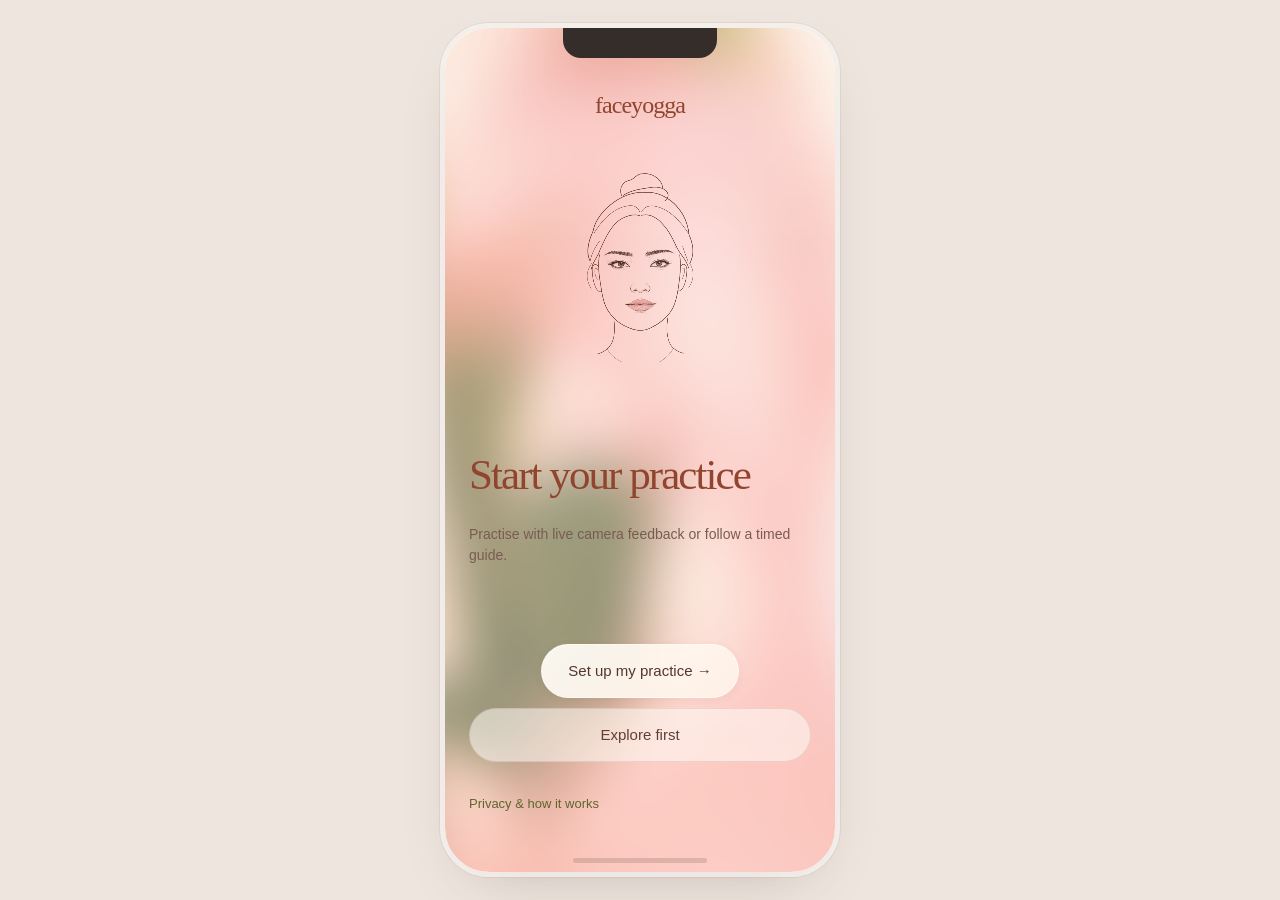
<file: index.html>
<!doctype html>
<html lang="en">
<head>
  <meta charset="utf-8">
  <meta name="viewport" content="width=device-width,initial-scale=1,viewport-fit=cover">
  <meta name="theme-color" content="#faf7ef">
  <meta name="apple-mobile-web-app-capable" content="yes">
  <meta name="apple-mobile-web-app-status-bar-style" content="black-translucent">
  <title>FaceYogga · Practice</title>
  <link rel="stylesheet" href="style.css">
</head>
<body>

<div id="devicePreview">
<div id="deviceFrame">
<div id="aurora" aria-hidden="true"></div>

<main id="app">

  <!-- ============ HOME ============ -->
  <section class="screen" data-screen="home" hidden>
    <header class="topbar home-topbar">

      <span class="brand">faceyogga</span>
      <button class="quiet-link" data-action="openProgress">History ↗</button>
    </header>
    <div class="home-intro"><h1 class="hero-title">Daily practice</h1><p class="hero-sub">7 moves · About 4 min</p></div>
    <div class="home-portrait" id="homePortrait" aria-hidden="true"></div>
    <details class="routine-peek"><summary>View routine</summary>
    <section class="flow-section" aria-labelledby="flowTitle">
      <div class="flow-heading">
        <h2 id="flowTitle">Exercises</h2>
        <div class="flow-controls">
          <button class="icon-btn" data-action="flowPrevious" aria-label="Previous moves">‹</button>
          <button class="icon-btn" data-action="flowNext" aria-label="Next moves">›</button>
        </div>
      </div>
      <ul class="moves-mini" id="movesPreviewHome" tabindex="0" aria-label="Today's seven moves"></ul>
    </section>

    </details>
    <div class="home-actions">
      <button class="btn btn-primary" data-action="startFullPractice">Start practice</button>
      <button class="btn quick-entry" data-action="quickPractice">Try one move</button>
    </div>
    <button class="row-link" data-action="openPlan">Your practice plan <span aria-hidden="true">›</span></button>
    <details class="home-week"><summary>This week <span class="date" id="homeDate"></span></summary>
    <section class="weekly-ritual glass" aria-label="Weekly rhythm">
      <div class="weekdots" id="weekDots"></div>
      <div class="weekly-caption"><span id="weekSummary">Start your first</span><span><span id="totalSessions">0</span> sessions in total</span></div>
      <button class="text-link" data-action="openProgress">View progress →</button>
    </section>

    </details>
  <nav class="home-links" aria-label="Practice settings" id="homeLinks">
    <button data-action="openPreferences">Preferences</button><button data-action="openPrivacy">Privacy</button><button data-action="openIntroduction">About</button>
  </nav>
  </section>

  <!-- ============ PREVIEW ============ -->
  <section class="screen" data-screen="preview" hidden>
    <header class="topbar">
      <button class="icon-btn" data-action="backFromPreview" aria-label="Back">←</button>
      <span class="brand">Today's flow</span>
      <span></span>
    </header>

    <h1 class="screen-title" id="previewTitle">Your routine</h1>
    <p class="screen-sub" id="previewSummary"></p>

    <ol class="moves-full" id="movesListFull"></ol>

    <div class="screen-cta">
      <button class="btn btn-primary" data-action="toCameraChoice">
        <span>Continue</span><span class="arrow">→</span>
      </button>
    </div>
  </section>

  <section class="screen" data-screen="quickChoice" hidden>
    <header class="topbar">
      <button class="icon-btn" data-action="goHome" aria-label="Back home">←</button>
      <span></span><span></span>
    </header>
    <h1 class="screen-title">Try one move</h1>

    <div class="mode-cards">
      <button class="mode-card glass" data-action="quickCamera">

        <h3>A → U</h3>
        <p>3 calibration poses · 2 rounds</p>
        <span class="mode-cta">Try with camera →</span>
      </button>
      <button class="mode-card glass" data-action="quickGuided">

        <h3>Pucker side to side</h3><p>20 seconds · No camera</p>

        <span class="mode-cta">Start guided →</span>
      </button>
    </div>
  </section>

  <!-- ============ CAMERA CHOICE ============ -->
  <section class="screen" data-screen="cameraChoice" hidden>
    <header class="topbar">
      <button class="icon-btn" data-action="toPreview" aria-label="Back">←</button>
      <span></span>
      <span></span>
    </header>

    <h1 class="screen-title">Turn on the camera?</h1>
    <p class="screen-sub">Camera video stays on this device.</p>

    <div class="mode-cards">
      <button class="mode-card glass" data-action="chooseCamera">

        <h3>Mirror mode</h3>
        <p>Live lip feedback after calibration.</p>
        <span class="mode-cta">Use camera →</span>
      </button>
      <button class="mode-card glass" data-action="chooseGuided">

        <h3>Guided mode</h3>
        <p>Timed illustrations, no camera.</p>
        <span class="mode-cta">Start guided →</span>
      </button>
    </div>
  </section>

  <!-- ============ SETUP CHECK ============ -->
  <section class="screen" data-screen="setup" hidden>
    <header class="topbar">
      <button class="icon-btn" data-action="backFromSetup" aria-label="Back">←</button>
      <span class="brand">Getting ready</span>
      <span></span>
    </header>

    <div class="camera-stage">
      <video id="setupVideo" playsinline autoplay muted></video>
      <canvas id="setupMesh" class="mesh-canvas"></canvas>
      <div class="sticker-layer" id="setupStickers" aria-hidden="true"></div>
      <div class="face-oval" id="faceOval"></div>
      <div class="setup-status glass" id="setupStatus">Opening camera…</div>
    </div>

    <div class="screen-cta">
      <button class="btn btn-ghost" data-action="setupGuided">Switch to no-camera</button>
    </div>
  </section>

  <!-- ============ CALIBRATION ============ -->
  <section class="screen" data-screen="calibration" hidden>
    <header class="report-top">
      <button class="icon-btn" data-action="backFromSetup" aria-label="Back to practice options">←</button>
      <span>Calibration · <span id="calibStep">1 / 8</span></span>
    </header>
    <div class="calib-stage">
      <div class="calib-copy">
        <h2 id="calibCue">Keep a relaxed, natural face</h2>
        <p id="calibSub">Follow the illustration. Use a comfortable range.</p>
      </div>
      <div id="calibIllustration" class="calib-illustration"></div>
      <p class="mirror-note">Mirrored · left means your left</p>
      <div class="calib-live-row">
        <div class="calib-live"><video id="calibVideo" playsinline autoplay muted aria-hidden="true"></video><canvas id="calibMesh" class="mesh-canvas" aria-label="Your live face"></canvas></div>
        <div class="calib-feedback"><span class="eyebrow">Your live pose</span><p id="calibStatus" role="status">Waiting for your face…</p><progress class="sr-only" id="calibProgress" max="1" value="0" aria-label="Stable pose capture progress"></progress></div>
      </div>
      <button class="btn btn-ghost small" data-action="skipCalibration">Use timed guidance</button>
    </div>

    <button class="text-link calib-restart" data-action="restartCamera">Restart calibration</button>
  </section>

  <!-- ============ EXERCISE ============ -->
  <section class="screen screen-exercise" data-screen="exercise" hidden>

    <div class="sticker-layer" id="exerciseStickers" aria-hidden="true"></div>
    <div class="exercise-dim" aria-hidden="true"></div>

    <header class="topbar topbar-exercise">
      <button class="icon-btn glass-chip" data-action="endSession" aria-label="End">×</button>
      <h1 id="practiceHeading" class="practice-heading">Watch the movement</h1>
      <button class="audio-toggle" data-action="toggleSound" id="soundToggle" aria-label="Toggle voice guidance and sounds" aria-pressed="false">♪</button>
    </header>

    <div class="exercise-body">
      <div class="session-progress">
        <span class="session-mode" id="sessionMode">Guided practice</span>
        <span class="eyebrow">Move <span id="moveIndex">1</span> of <span id="moveTotal">7</span></span>
        <div class="progress-track" hidden><div class="progress-fill" id="sessionProgress"></div></div>
      </div>
      <div id="portraitStage" class="portrait-stage">
        <div id="holdOrbit" class="hold-orbit" hidden>
          <svg viewBox="0 0 360 360" aria-hidden="true">
            <circle class="hold-orbit-track" cx="180" cy="180" r="169"/>
            <circle id="holdOrbitFill" class="hold-orbit-fill" cx="180" cy="180" r="169" pathLength="100"/>
            <circle id="holdOrbitEcho" class="hold-orbit-echo" cx="180" cy="180" r="169"/>
          </svg>
          <span id="holdOrbitMode" class="hold-orbit-mode" hidden>Timed</span>
        </div>
        <div class="portrait-content">
        <div id="heroGuide" class="hero-guide"></div>
        <canvas id="exerciseMesh" aria-label="Your live line portrait" class="mesh-canvas mesh-canvas-soft"></canvas>
        <div id="cameraMirror" class="camera-mirror" aria-hidden="true" role="img" aria-label="Your live camera in a soft oval mirror">
          <video id="exerciseVideo" aria-hidden="true" playsinline autoplay muted></video>
          <canvas id="cameraFeedback" class="camera-feedback" aria-hidden="true"></canvas>
        </div>
        <p id="liveFaceHint" role="status" hidden>Bring your face into view</p>
        </div>
      </div>

      <div id="demoCountdown" hidden class="demo-countdown" aria-label="Get ready" role="timer"><span>3</span><span>2</span><span>1</span></div>
      <div class="phase-stage" id="phaseStage" hidden><div id="phaseTrack"></div><div id="phaseVisual"><div id="phaseGlow"></div><span id="phaseLetter"></span><div id="phaseDot"></div></div><div id="phaseRing"></div></div>
      <div class="phase-copy">
        <div id="moveGuide" class="move-guide">
          <div id="guideDock" class="guide-dock"></div>
          <div class="guide-text"><span class="eyebrow" id="stageLabel">Watch &amp; prepare</span><h2 class="phase-cue" id="phaseCue">—</h2><p id="guideDetail"></p><ol id="demoSteps" class="demo-steps" aria-label="Movement sequence" hidden></ol></div>
        </div>
        <p class="phase-sub" id="phaseSub" role="status">—</p>
        <div id="holdFeedback" class="hold-feedback sr-only" hidden><span id="holdLabel"></span><progress id="holdProgress" max="1" value="0" aria-label="Continuous hold progress"></progress></div>
      </div>
      <button class="ready-start" data-action="startCountdown" id="readyToStart" hidden>I’m ready <span aria-hidden="true">→</span></button>
      <div class="round-progress"><span id="roundProgress" role="status"></span><div class="rhythm-dots" id="rhythmDots" aria-hidden="true"></div></div>
      <div id="faceViewSwitch" class="face-view-switch" role="group" aria-label="Your face view" hidden>
        <button data-action="lineView" id="lineViewButton" aria-pressed="true">Line</button>
        <button data-action="cameraView" id="cameraViewButton" aria-pressed="false">Camera</button>
      </div>
    </div>

    <footer class="exercise-footer">
      <button class="btn btn-ghost small" data-action="replayDemo">↺ Replay</button>
      <button class="btn btn-primary" data-action="togglePause" id="pauseBtn" aria-label="Pause">Pause</button>
    </footer>

    <div class="selfcheck glass" id="selfcheck" hidden>
      <h3 id="selfcheckQ">Did you follow along?</h3>
      <div class="selfcheck-opts">
        <button class="btn btn-primary" data-action="selfCompleted">Completed</button>
        <button class="btn btn-ghost" data-action="selfRetry">Try again</button>
        <button class="btn btn-ghost" data-action="selfSkip">Skip</button>
      </div>
    </div>

    <div class="pause-overlay glass" id="pauseOverlay" hidden>
      <h3>Paused</h3>

      <button class="btn btn-primary" data-action="resume">Continue</button>
      <button class="btn btn-ghost" data-action="skipPausedMove">Skip this move</button>
      <button class="btn btn-ghost" data-action="endSession">End session</button>
    </div>

    <div class="demo-overlay" id="demoOverlay" hidden>
      <div id="demoIllustrations" class="demo-illustrations"></div>
      <span class="eyebrow">Demo</span>
      <h3 id="demoTitle">—</h3>
      <p id="demoCue">—</p>
      <button class="btn btn-ghost small" data-action="demoDone">Got it</button>
    </div>
  </section>

  <section class="screen quick-finish" data-screen="quickDone" hidden>

    <h1 class="screen-title">Practice complete</h1>
    <p id="quickResult"></p>
    <div class="quick-finish-actions">
      <button class="btn btn-primary" data-action="startSession">Full practice →</button>
      <button class="btn btn-ghost" data-action="goHome">Back home</button>
    </div>
  </section>

  <!-- ============ REPORT ============ -->
  <section class="screen practice-report" data-screen="report" hidden>
    <header class="report-top">
      <button class="icon-btn" data-action="reportBack" aria-label="Close report">←</button>
      <span id="reportSource">Practice report</span>
    </header>
    <h1 id="reportContext" class="report-title">Full practice</h1>

    <figure class="completion-orbit">
      <svg viewBox="0 0 300 300" aria-hidden="true" focusable="false">
        <defs><path id="reportDateArc" d="M 76 151 A 74 74 0 0 1 224 151"/></defs>
        <g id="reportDots"></g>
        <text class="orbit-date"><textPath href="#reportDateArc" startOffset="50%" text-anchor="middle" id="reportTime"></textPath></text>
      </svg>
      <figcaption><strong id="reportPercent">0%</strong><span>Moves completed</span></figcaption>
    </figure>

    <div class="result-cards">
      <div class="result-card done"><strong id="reportCompleted">0</strong><span>Completed</span></div>
      <div class="result-card partial"><strong id="reportPartial">0</strong><span>Partial</span></div>
      <div class="result-card skipped"><strong id="reportSkipped">0</strong><span>Skipped</span></div>
    </div>

    <div class="report-rows">
      <details id="reportDetails"><summary>Move details</summary><ul id="reportList" class="result-moves"></ul>
      <div id="strongestCard" class="report-fact" hidden><span>Best camera match</span><span><strong id="strongestMove"></strong> · <span id="strongestRating"></span></span></div>
      <div id="reportStreakCard" class="report-fact"><span>Current streak</span><strong id="reportStreak"></strong></div>
      </details>
      <button class="analysis-link" id="reportCoach" data-action="openQuality">Movement quality <span aria-hidden="true">↗</span></button>
    </div>
    <button class="btn btn-primary report-next" data-action="planAfterReport">Plan next practice</button>
  </section>


  <section class="screen" data-screen="introduction" hidden>
    <header class="topbar"><span></span><span class="brand">faceyogga</span><span></span></header>
    <div class="intro-art" id="introPortrait" aria-hidden="true"></div>
    <h1 class="screen-title">Start your practice</h1>
    <p class="screen-sub">Practise with live camera feedback or follow a timed guide.</p>
    <div class="screen-cta"><button class="btn btn-primary" data-action="setupPractice">Set up my practice →</button><button class="btn btn-ghost" data-action="dismissIntroduction">Explore first</button></div>
    <button class="text-link" data-action="openPrivacy">Privacy &amp; how it works</button>
  </section>

  <section class="screen" data-screen="preferences" hidden>
    <header class="topbar"><button class="icon-btn" data-action="backFromPreferences" aria-label="Back">←</button><span class="brand">Preferences</span><span></span></header>
    <h1 class="screen-title">Your practice</h1>
    <div class="preference-fields glass">
      <label for="practiceFocus">Focus<select id="practiceFocus"><option value="relax">Relaxation</option><option value="control">Movement control</option><option value="consistency">Daily consistency</option></select></label>
      <label for="practiceExperience">Experience<select id="practiceExperience"><option value="new">I'm new to face yoga</option><option value="regular">I practise regularly</option></select></label>
      <label for="practiceMinutes">Time for practice<select id="practiceMinutes"><option value="2">About 2 minutes</option><option value="3">About 3 minutes</option><option value="4">About 4 minutes</option></select></label>
    </div>
    <p class="footnote">Saved on this device.</p>
    <div class="screen-cta"><button class="btn btn-primary" data-action="savePreferences">See my plan →</button></div>
  </section>

  <section class="screen" data-screen="personalPlan" hidden>
    <header class="report-top"><button class="icon-btn" data-action="backFromPlan" aria-label="Back">←</button><button class="quiet-link" data-action="editPlanPreferences">Edit preferences</button></header>
    <h1 class="report-title">Your plan</h1>
    <fieldset class="plan-choices glass" id="planChoices"><legend class="sr-only">Choose a practice</legend></fieldset>
    <details class="plan-detail"><summary id="planMovesTitle">View moves</summary><ol class="moves-full" id="planMoves"></ol></details>
    <details class="plan-detail"><summary>Why this plan?</summary><div class="plan-notes"><h2 id="planFocus"></h2><p id="planReason"></p><p id="planHistory"></p><p>Suggested target range: <strong id="planRange"></strong></p><p>Illustrative range. Live guidance uses your camera calibration.</p></div></details>
    <div class="screen-cta"><button class="btn btn-primary" data-action="continuePlan">Continue</button></div>
  </section>

  <section class="screen" data-screen="privacyInfo" hidden>
    <header class="topbar"><button class="icon-btn" data-action="goHome" aria-label="Back home">←</button><span class="brand">Privacy</span><span></span></header>
    <h1 class="screen-title">Your face stays here</h1>
    <div class="insight-card glass"><h2>Camera is optional</h2><p>Video is processed in your browser and isn't recorded or uploaded. Access is requested only when you choose camera practice.</p></div>
    <div class="insight-card glass"><h2>Saved on this device</h2><p>Preferences and up to 30 session summaries stay in this browser. Face calibration lasts for the current session.</p></div>
    <div class="insight-card glass"><h2>About the AI</h2><p>MediaPipe tracks your face. Movement rules drive live arrows and hold feedback. Practice plans use your preferences. Movement quality uses preset scores in this prototype.</p><p class="muted">The face model downloads from external services. No face video is sent to them.</p></div>
    <div class="screen-cta"><button class="btn btn-primary" data-action="goHome">Continue →</button></div>
  </section>

  <section class="screen finish-screen" data-screen="finish" hidden>
    <span class="brand">faceyogga</span><div id="finishPortrait" class="finish-portrait"></div>
    <h1 class="screen-title" id="finishTitle">Practice complete</h1><p class="screen-sub" id="finishCount"></p>
    <div class="screen-cta"><button class="btn btn-primary" data-action="viewReport">View session →</button><button class="btn btn-ghost" data-action="goHome">Back home</button></div>
  </section>

  <section class="screen quality-report" data-screen="quality" hidden>
    <header class="report-top">
      <button class="icon-btn" data-action="qualityBack" aria-label="Back to report">←</button>
      <span>Movement quality</span>
    </header>
    <h1 class="report-title" id="qualityMoveTitle" aria-live="polite"></h1>
    <div class="quality-chart" id="qualityChart"></div>
    <nav class="quality-pager" id="qualityPager" aria-label="Browse movements">
      <button class="icon-btn" id="qualityPrevious" data-action="previousQuality" aria-label="Previous movement">←</button>
      <span id="qualityPosition"></span>
      <button class="icon-btn" id="qualityNext" data-action="nextQuality" aria-label="Next movement">→</button>
    </nav>
  </section>

  <section class="screen" data-screen="progress" hidden>
    <header class="topbar"><button class="icon-btn" data-action="goHome" aria-label="Back home">←</button><span></span><span></span></header>
    <h1 class="screen-title">Practice history</h1>
    <article class="insight-card glass"><span class="eyebrow">Past 7 days</span><div id="progressWeek" class="weekdots"></div><div class="progress-stats"><div><strong id="progressDays">0</strong><span>Days this week</span></div><div><strong id="progressSessions">0</strong><span>Sessions</span></div><div><strong id="progressMoves">0</strong><span>Moves completed</span></div></div></article>
    <p id="bestPractice" class="muted" hidden></p>
    <div class="flow-heading"><h2>Recent sessions</h2></div>
    <article class="insight-card glass" id="historyEmpty"><h3>No sessions yet</h3><p>Complete a practice to start your log.</p><button class="text-link" data-action="startSession">Start full practice →</button></article>
    <ul id="historyList" class="history-list"></ul>
    <button class="btn btn-ghost" data-action="viewSample">Preview an example report</button>
    <p class="footnote">Example reports don't add to your history or streak. Totals cover up to 30 saved sessions.</p>
  </section>

  <p id="diag" class="diag-strip" hidden></p>

</main>
</div>
</div>

<script type="module" src="app.js"></script>
</body>
</html>
</file>
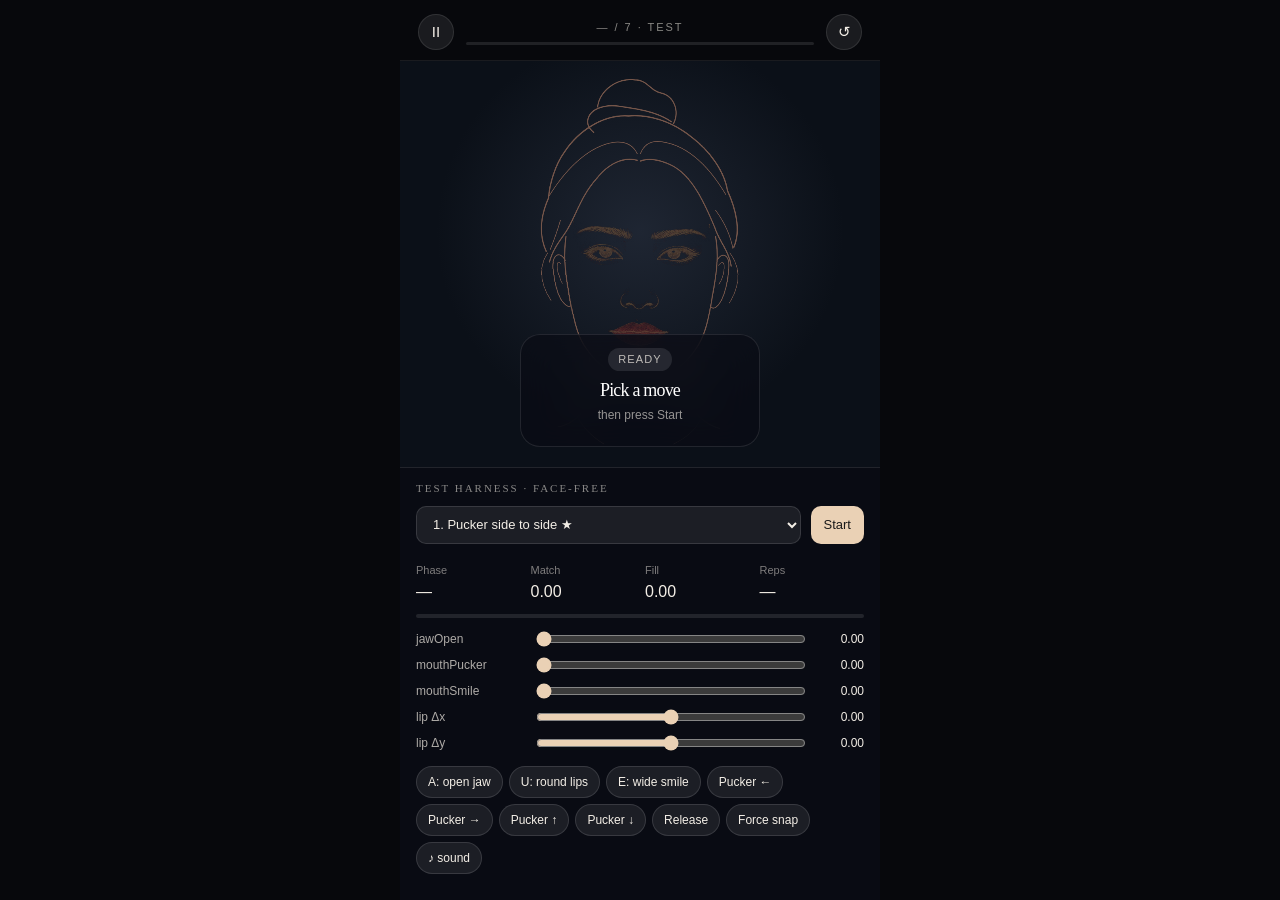
<file: test.html>
<!doctype html>
<html lang="en">
<head>
  <meta charset="utf-8">
  <meta name="viewport" content="width=device-width,initial-scale=1,viewport-fit=cover">
  <meta name="theme-color" content="#07080c">
  <title>Face Yoga — Test harness</title>
  <link rel="stylesheet" href="style.css">
  <style>
    html, body { background: #07080c; height: 100%; overflow: hidden; }
    body { font-family: -apple-system,"SF Pro Display","PingFang SC","Segoe UI",sans-serif; color: #f3eee6; }
    #aurora { display: none; }

    .test-root {
      display: grid;
      grid-template-rows: auto 1fr auto;
      height: 100vh;
      height: 100dvh;
      max-width: 480px;
      margin: 0 auto;
      position: relative;
      z-index: 1;
    }

    .test-top {
      padding: 14px 18px 10px;
      display: grid;
      grid-template-columns: 36px 1fr 36px;
      gap: 12px;
      align-items: center;
      border-bottom: 1px solid rgba(255,255,255,.08);
    }
    .test-top button {
      width: 36px; height: 36px;
      border-radius: 50%;
      background: rgba(255,255,255,.08);
      border: 1px solid rgba(255,255,255,.1);
      color: #f3eee6;
      font-size: 15px;
      cursor: pointer;
    }
    .test-top .progress {
      display: flex; flex-direction: column; gap: 6px; align-items: center;
    }
    .test-top .progress .eyebrow {
      font-size: 11px; letter-spacing: .18em; text-transform: uppercase;
      color: rgba(243,238,230,.55);
    }
    .test-top .progress .bar {
      width: 100%; height: 3px; background: rgba(255,255,255,.1); border-radius: 2px; overflow: hidden;
    }
    .test-top .progress .bar > span {
      display: block; height: 100%; background: linear-gradient(90deg,#ffb48c,#ff6a7d); width: 0%; transition: width .3s ease;
    }

    .stage {
      position: relative;
      overflow: hidden;
      background:
        radial-gradient(ellipse at 50% 42%, rgba(60,70,90,.4) 0%, transparent 60%),
        #0b1018;
    }
    .stage canvas, .stage .sticker-layer {
      position: absolute; inset: 0; width: 100%; height: 100%;
    }
    .stage canvas { transform: scaleX(-1); }
    .stage .sticker-layer img { position: absolute; top: 0; left: 0; }

    .cue-card {
      position: absolute;
      bottom: 20px; left: 50%;
      transform: translateX(-50%);
      background: rgba(10,12,20,.65);
      border: 1px solid rgba(255,255,255,.1);
      border-radius: 20px;
      padding: 12px 18px;
      min-width: 240px;
      text-align: center;
      backdrop-filter: blur(16px);
      -webkit-backdrop-filter: blur(16px);
      z-index: 5;
    }
    .cue-card .pill {
      display: inline-block;
      padding: 4px 10px;
      border-radius: 999px;
      background: rgba(255,255,255,.1);
      font-size: 11px; letter-spacing: .1em; text-transform: uppercase;
      color: rgba(243,238,230,.75);
      margin-bottom: 8px;
    }
    .cue-card h2 { font-size: 18px; font-weight: 300; line-height: 1.25; color: #fff; }
    .cue-card p { font-size: 12px; color: rgba(243,238,230,.6); margin-top: 4px; }
    .cue-card .dots { display: flex; gap: 8px; justify-content: center; margin-top: 10px; }
    .cue-card .dots .r {
      width: 8px; height: 8px; border-radius: 50%;
      background: rgba(255,255,255,.2);
      transition: background .3s ease, transform .3s ease;
    }
    .cue-card .dots .r.on {
      background: #ead1b5; transform: scale(1.4);
      box-shadow: 0 0 10px rgba(234,209,181,.7);
    }
    .cue-card .dots .r.done {
      background: linear-gradient(135deg,#ffcf8a,#ff8a9a);
      transform: scale(1.25);
    }

    .panel {
      padding: 12px 16px calc(env(safe-area-inset-bottom,0) + 16px);
      background: rgba(10,12,20,.95);
      border-top: 1px solid rgba(255,255,255,.1);
      max-height: 50vh;
      overflow-y: auto;
      font-size: 13px;
    }
    .panel h3 {
      font-size: 11px; letter-spacing: .18em; text-transform: uppercase;
      color: rgba(243,238,230,.55); margin-bottom: 10px;
    }
    .panel .row {
      display: grid;
      grid-template-columns: 110px 1fr 48px;
      gap: 10px; align-items: center; padding: 4px 0;
    }
    .panel label { color: rgba(243,238,230,.7); font-size: 12px; }
    .panel .val { text-align: right; font-size: 12px; font-variant-numeric: tabular-nums; }
    .panel input[type=range] { width: 100%; accent-color: #ead1b5; }
    .panel select, .panel button {
      background: rgba(255,255,255,.08);
      border: 1px solid rgba(255,255,255,.12);
      color: #f3eee6;
      border-radius: 10px;
      padding: 8px 12px;
      font: inherit;
      cursor: pointer;
    }
    .panel button.primary {
      background: #ead1b5; color: #1a1a1a; border-color: transparent;
    }
    .panel .move-row {
      display: grid; grid-template-columns: 1fr auto; gap: 10px; margin-bottom: 10px;
    }
    .panel .btns { display: flex; flex-wrap: wrap; gap: 6px; margin: 10px 0; }
    .panel .btns button { padding: 6px 11px; border-radius: 999px; font-size: 12px; }
    .panel .status {
      display: grid; grid-template-columns: 1fr 1fr 1fr 1fr; gap: 10px;
      padding: 8px 0; font-size: 11px; color: rgba(243,238,230,.5);
    }
    .panel .status strong {
      display: block; font-size: 16px; color: #f3eee6; font-weight: 400;
      font-variant-numeric: tabular-nums; padding-top: 2px;
    }
    #fillBar {
      height: 4px; background: rgba(255,255,255,.1);
      border-radius: 2px; overflow: hidden; margin: 2px 0 8px;
    }
    #fillBar > span {
      display: block; height: 100%;
      background: linear-gradient(90deg,#ffcf8a,#ff8a9a);
      width: 0%; transition: width .08s linear;
    }
    .completion-flash { position: fixed !important; }
  </style>
</head>
<body>

<div class="test-root">
  <header class="test-top">
    <button id="testPause" aria-label="pause">II</button>
    <div class="progress">
      <span class="eyebrow"><span id="moveIndex">—</span> / 7 · test</span>
      <div class="bar"><span id="sessionProgress"></span></div>
    </div>
    <button id="testReset" aria-label="reset">↺</button>
  </header>

  <section class="stage" id="stage">
    <canvas id="exerciseMesh"></canvas>
    <div class="sticker-layer on" id="exerciseStickers" aria-hidden="true"></div>
    <!-- Hidden video so drawMesh's signature matches; sized via test.js -->
    <video id="exerciseVideo" style="display:none" playsinline muted></video>
    <div hidden aria-hidden="true"><div id="phaseStage"><div id="phaseTrack"></div><div id="phaseVisual"><span id="phaseLetter"></span><div id="phaseDot"></div></div></div></div>
    <div class="cue-card">
      <span class="pill" id="stageLabel">Ready</span>
      <h2 id="phaseCue">Pick a move</h2>
      <p id="phaseSub">then press Start</p>
      <p id="guideDetail"></p>
      <span id="roundProgress"></span>
      <div class="dots" id="rhythmDots"></div>
    </div>
    <div hidden><div id="heroGuide"></div><div id="guideDock"></div></div>
  </section>

  <aside class="panel">
    <h3>Test harness · face-free</h3>

    <div class="move-row">
      <select id="testMove"></select>
      <button id="testStart" class="primary">Start</button>
    </div>

    <div class="status">
      <div>Phase<strong id="statusPhase">—</strong></div>
      <div>Match<strong id="statusMatch">0</strong></div>
      <div>Fill<strong id="statusFill">0</strong></div>
      <div>Reps<strong id="statusReps">—</strong></div>
    </div>
    <div id="fillBar"><span id="fillSpan"></span></div>

    <div class="row">
      <label>jawOpen</label>
      <input type="range" id="sJaw" min="0" max="1" step="0.01" value="0">
      <span class="val" id="vJaw">0.00</span>
    </div>
    <div class="row">
      <label>mouthPucker</label>
      <input type="range" id="sPuck" min="0" max="1" step="0.01" value="0">
      <span class="val" id="vPuck">0.00</span>
    </div>
    <div class="row">
      <label>mouthSmile</label>
      <input type="range" id="sSmile" min="0" max="1" step="0.01" value="0">
      <span class="val" id="vSmile">0.00</span>
    </div>
    <div class="row">
      <label>lip Δx</label>
      <input type="range" id="sDx" min="-0.2" max="0.2" step="0.005" value="0">
      <span class="val" id="vDx">0.00</span>
    </div>
    <div class="row">
      <label>lip Δy</label>
      <input type="range" id="sDy" min="-0.15" max="0.15" step="0.005" value="0">
      <span class="val" id="vDy">0.00</span>
    </div>

    <div class="btns">
      <button id="testHoldA">A: open jaw</button>
      <button id="testHoldU">U: round lips</button>
      <button id="testHoldE">E: wide smile</button>
      <button id="testPuckL">Pucker ←</button>
      <button id="testPuckR">Pucker →</button>
      <button id="testPuckUp">Pucker ↑</button>
      <button id="testPuckDn">Pucker ↓</button>
      <button id="testRelease">Release</button>
      <button id="testForceSnap">Force snap</button>
      <button id="testSound">♪ sound</button>
    </div>
  </aside>
</div>

<script>window.__faceYogaTest = true;</script>
<script type="module" src="app.js"></script>
<script type="module" src="test.js"></script>
</body>
</html>
</file>
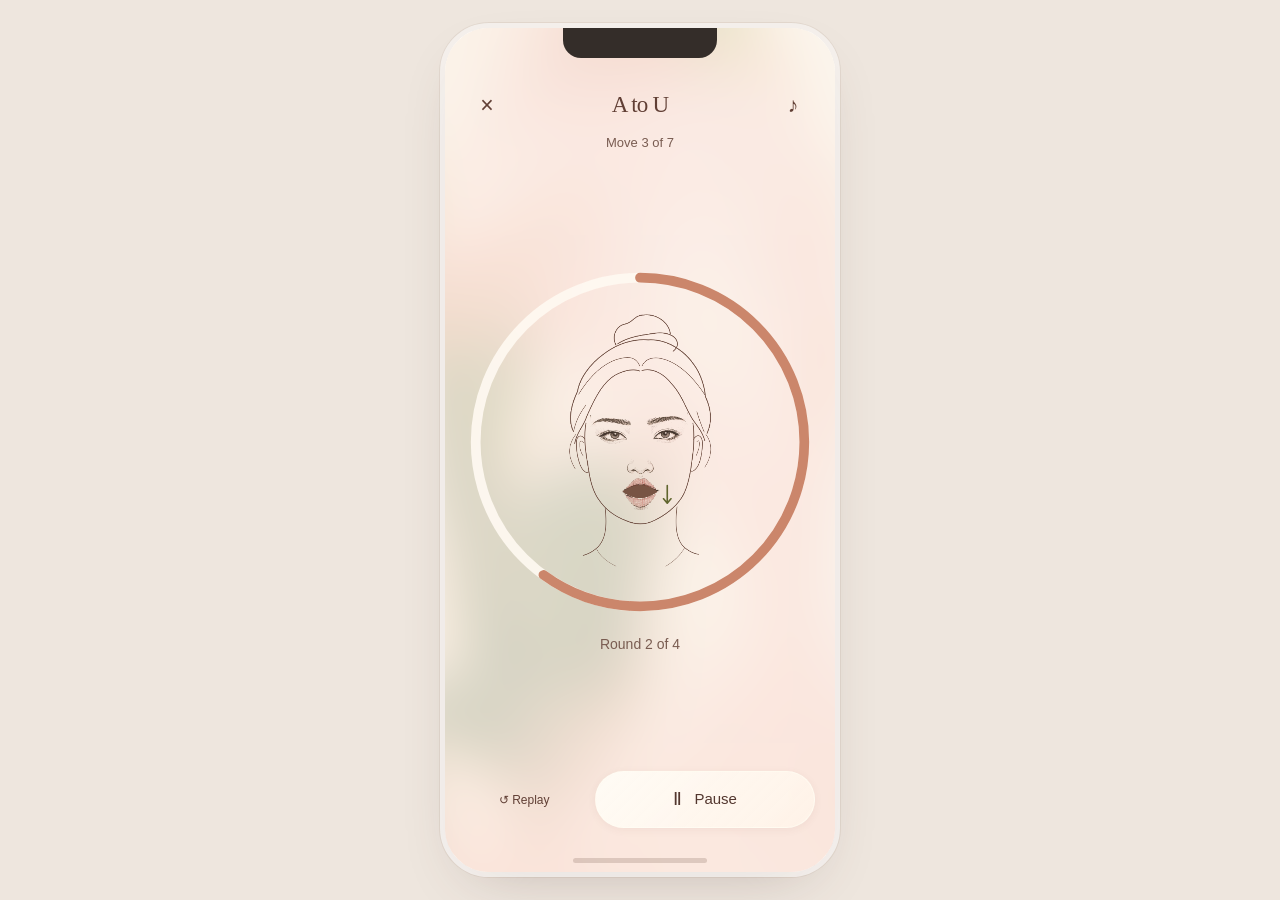
<file: tests/ui-preview.html>
<!doctype html><html lang="en"><head><meta charset="utf-8"><meta name="viewport" content="width=device-width,initial-scale=1"><base href="../"><title>FaceYogga · UI fixture</title><link rel="stylesheet" href="style.css"><link rel="stylesheet" href="onboarding.css"></head><body><script type="module">
// Static fixture of production markup and helpers. No camera, model or stored session.
import { POSES, calibrationDiagram } from './guidance.mjs';
import { sketchReady, renderSketch, guideSketch, fitSketch, mouthBounds } from './sketch.mjs';
import { OUTER_LIP } from './mirror-feedback.mjs';
const params=new URLSearchParams(location.search);
const pose=Object.hasOwn(POSES,params.get('pose'))?params.get('pose'):'a';
const html=await (await fetch('index.html')).text();
const page=new DOMParser().parseFromString(html,'text/html');
page.querySelectorAll('script').forEach(s=>s.remove());
document.body.replaceChildren(...page.body.childNodes);
window.__faceYogaTest=true;
await import('./app.js');
const FY=window.FaceYoga;
await FY.loadRoutine();
FY.bindActions();FY.bindExerciseDialogs();
if(params.get('screen')==='calibration'){
  FY.show('calibration');
  document.getElementById('calibCue').textContent=POSES[pose].title;
  document.getElementById('calibSub').textContent=POSES[pose].detail;
  document.getElementById('calibIllustration').innerHTML=calibrationDiagram(pose);
  document.getElementById('calibStatus').textContent='Hold gently · 0.7 / 1.2 s';
  document.getElementById('calibProgress').value=.7/1.2;
} else {
  FY.show('exercise');
  const move=FY.State.routine.moves.find(m=>m.id===(pose==='e'?'vowel_e_u':pose==='a'||pose==='u'?'vowel_a_u':'pucker_side_to_side'));
  FY.State.session={moveIndex:move.order-1,moves:FY.State.routine.moves.map(m=>({id:m.id,status:'not_started'}))};
  FY.State.mode=params.get('camera')==='1'?'camera_assisted_candidate':'guided';
  FY.State.active={moveId:move.id,phase:pose};
  const screen=document.querySelector('[data-screen="exercise"]');
  screen.classList.add('is-following');
  document.getElementById('practiceHeading').textContent=move.title.en;
  document.getElementById('demoCountdown').hidden=true;
  document.getElementById('faceViewSwitch').hidden=FY.State.mode==='guided';
  FY.renderMoveGuide(move.id,pose);
  document.getElementById('phaseCue').textContent=POSES[pose].title;
  document.getElementById('phaseSub').textContent='Shape found — hold gently.';
  document.getElementById('stageLabel').textContent='Match';
  document.getElementById('moveIndex').textContent=move.order;
  FY.State.phaseGate={fill:.6,cue:'hold'};
  FY.renderHoldProgress();
  FY.renderRepDots(4,[3]);
  if(params.get('camera')==='1'){
    document.querySelector('[data-screen="exercise"]').classList.add('in-camera-mode');
    document.getElementById('sessionMode').textContent='Layout preview · no live camera';
    await sketchReady;
    const mesh=document.getElementById('exerciseMesh');
    const dpr=window.devicePixelRatio||1;
    mesh.width=mesh.clientWidth*dpr;mesh.height=mesh.clientHeight*dpr;
    const ctx=mesh.getContext('2d');ctx.scale(dpr,dpr);
    fitSketch(ctx,mesh.clientWidth,mesh.clientHeight);renderSketch(ctx,guideSketch(pose));
    FY.drawFaceFeedback(ctx,guideSketch(pose));
    mesh.classList.add('on');
    document.getElementById('liveFaceHint').hidden=true;
  }
  if(params.get('mirror')==='1') {
    const canvas=document.createElement('canvas');canvas.width=640;canvas.height=480;
    const ctx=canvas.getContext('2d');
    await sketchReady;
    let stopped=false;
    function paint(time) {
      if(stopped)return;
      ctx.fillStyle='#e7d9c4';ctx.fillRect(0,0,640,480);
      ctx.fillStyle='#c1c599';ctx.fillRect(0,0,160,480);
      ctx.fillStyle='#f2c1b8';ctx.fillRect(480,0,160,480);
      ctx.save();ctx.translate(320+Math.sin(time/1800)*8,215);
      ctx.fillStyle='#faf7ef';ctx.beginPath();ctx.ellipse(0,0,119,173,0,0,7);ctx.fill();ctx.restore();
      ctx.save();ctx.translate(160+Math.sin(time/1800)*8,0);
      const sketch=guideSketch(pose);
      fitSketch(ctx,320,380);renderSketch(ctx,sketch);
      const matrix=ctx.getTransform(),mouth=mouthBounds(sketch);
      const points=Array.from({length:478},()=>({x:.5,y:.5}));
      const place=(i,x,y)=>{const p=matrix.transformPoint({x,y});points[i]={x:p.x/640,y:p.y/480};};
      for(const [i,x,y] of [[33,320,474],[263,546,474],[13,mouth.x,mouth.y-8],[14,mouth.x,mouth.y+8],[152,433,785],[205,287,633],[425,579,633]])place(i,x,y);
      OUTER_LIP.slice(0,-1).forEach((id,i)=>{
        const a=Math.PI+i*Math.PI*2/(OUTER_LIP.length-1);
        place(id,mouth.x+Math.cos(a)*mouth.width/2,mouth.y+Math.sin(a)*mouth.height/2);
      });
      ctx.restore();
      ctx.fillStyle='#613f35';ctx.font='20px sans-serif';ctx.fillText('Test video '+Math.floor(time/1000)+' s',220,440);
      if(!FY.State.paused && !FY.State.intro){
        const cue=params.get('feedback')||'hold';
        FY.State.phaseGate={fill:cue==='hold'?.6:0,cue:cue==='ripple'?null:cue,cueSince:0};
        FY.State.lipRippleAt=cue==='ripple'?performance.now()-(time%480):null;
        FY.renderHoldProgress();
      }
      FY.State.lastLandmarks=[points];FY.State.lastFrameAt=performance.now();
      FY.drawCameraFeedback(document.getElementById('cameraFeedback'),document.getElementById('exerciseVideo'),[points]);
      requestAnimationFrame(paint);
    }
    paint(0);
    const stream=canvas.captureStream(24),video=document.getElementById('exerciseVideo');
    video.srcObject=stream;await video.play();
    document.getElementById('liveFaceHint').hidden=true;
    document.getElementById('sessionMode').textContent='Synthetic video · no camera';
    FY.setFaceView('camera');
    window.addEventListener('pagehide',()=>{stopped=true;stream.getTracks().forEach(t=>t.stop());},{once:true});
  }
  if(params.get('intro')==='1') FY.runDemo(move);
}
</script></body></html>
</file>
<file: style.css>
/* FaceYogga · Peony & Olive
   Native CSS, shared by every app screen. Large panels use dense etched
   glass; buttons use quiet ivory. Color stays behind the functional layer. */
:root {
  color-scheme: light;
  --bg: #faf7ef;
  --bg-elev: #f5eee4;
  --pink: #ffc0c0;
  --olive: #898e46;
  --olive-dark: #60652e;
  --lime: #d6d35f;
  --tomato: #c45f3f;
  --heading: #91452f;
  --ink: #613f35;
  --ink-dim: #795c51;
  --ink-mute: #866c5e;
  --ink-faint: rgba(97,63,53,.18);
  --accent: var(--olive);
  --glass: rgba(255,249,242,.36);
  --glass-strong: rgba(255,251,244,.88);
  --glass-border: rgba(255,252,246,.32);
  --glass-border-strong: rgba(97,63,53,.18);
  --radius-xl: 32px;
  --radius-lg: 24px;
  --radius-md: 18px;
  --radius-pill: 999px;
  --shadow-soft: 0 14px 36px -22px rgba(100,70,45,.32), inset 0 -3px 7px rgba(116,91,65,.04);
  --pad-page: 24px;
  --font: -apple-system, BlinkMacSystemFont, "Segoe UI", sans-serif;
  --display: "Iowan Old Style", "Palatino Linotype", "Book Antiqua", Georgia, serif;
}
* { box-sizing: border-box; margin: 0; padding: 0; -webkit-tap-highlight-color: transparent; }
html { background: var(--bg); }
body { color: var(--ink); font: 400 15px/1.5 var(--font); min-height: 100dvh; overflow-x: clip; }
[hidden] { display: none !important; }
button, input { font: inherit; color: inherit; }
button { cursor: pointer; border: 0; background: none; touch-action: manipulation; }
button, a, input { -webkit-tap-highlight-color: rgba(137,142,70,.12); }
button { transition: transform 150ms ease, background-color 180ms ease; }
button:active { transform: scale(.97); }
button:disabled { opacity: .55; cursor: default; }
:focus-visible { outline: 2px solid var(--olive-dark); outline-offset: 4px; }
ul, ol { list-style: none; }
::selection { background: #f3c1b8; color: #613f35; }
#aurora { position: fixed; inset: 0; z-index: -1; pointer-events: none; overflow: hidden; background: var(--bg); }
/* Overscan keeps the blurred photo edge outside the viewport as it drifts. */
#aurora::before {
  content: "";
  position: absolute;
  inset: -96px;
  background: url("./art/peony-olive-background.png") center 53% / cover no-repeat;
  filter: blur(26px);
  opacity: .58;
  animation: photo-drift 22s ease-in-out -5s infinite alternate;
}
@keyframes photo-drift {
  from { transform: translate3d(-12px, -10px, 0) scale(1.02); }
  to { transform: translate3d(14px, 17px, 0) scale(1.06); }
}
body.page-hidden #aurora::before { animation-play-state: paused; }
#app { width: 100%; max-width: 480px; min-height: var(--app-height); margin: 0 auto; padding: calc(env(safe-area-inset-top,0px) + 22px) var(--pad-page) calc(env(safe-area-inset-bottom,0px) + 28px); display: flex; flex-direction: column; }
.screen { display: flex; flex-direction: column; gap: 20px; min-height: calc(var(--app-height) - 72px); animation: arrive 200ms ease-out; }
@keyframes arrive { from { opacity: 0; } to { opacity: 1; } }
.topbar { display: grid; grid-template-columns: 44px 1fr 44px; align-items: center; gap: 12px; padding: 0 0 16px; }
.brand { font: 400 24px/1.2 var(--display); color: var(--heading); text-align: center; letter-spacing: -.04em; }
.icon-btn, .audio-toggle { width: 44px; height: 44px; flex-shrink: 0; display: grid; place-items: center; border-radius: 50%; font-size: 23px; color: var(--ink); background: rgba(255,252,246,.72); border: 1px solid rgba(255,255,255,.48); box-shadow: 0 7px 18px -12px rgba(105,75,49,.25); }
.glass, .glass-chip { -webkit-backdrop-filter: blur(30px) saturate(.85); backdrop-filter: blur(30px) saturate(.85); }
.glass { background: var(--glass); border: 1px solid var(--glass-border); border-radius: var(--radius-xl); box-shadow: var(--shadow-soft); position: relative; overflow: hidden; }
.glass::after { content: ""; position: absolute; inset: 0; border-radius: inherit; opacity: .035; background-image: url("data:image/svg+xml,%3Csvg xmlns='http://www.w3.org/2000/svg' width='150' height='150'%3E%3Cfilter id='n'%3E%3CfeTurbulence type='fractalNoise' baseFrequency='.75' numOctaves='3' stitchTiles='stitch'/%3E%3C/filter%3E%3Cpath filter='url(%23n)' opacity='.6' d='M0 0h150v150H0z'/%3E%3C/svg%3E"); pointer-events: none; }
.hero-title, .screen-title, .phase-cue, h2, h3 { font-family: var(--display); font-weight: 400; color: var(--heading); letter-spacing: -.045em; }
.hero-title { font-size: clamp(42px,calc(var(--app-width) * 0.118),57px); line-height: 1.04; }
.hero-sub { color: var(--ink-dim); font-size: 14px; line-height: 1.6; }
.eyebrow, .tile-label, .session-mode { font-size: 10px; text-transform: uppercase; letter-spacing: .17em; font-weight: 500; }
.pill { display: inline-flex; align-items: center; padding: 6px 12px; border-radius: 999px; font-size: 11px; line-height: 1.4; background: rgba(255,251,243,.7); color: var(--ink); }
.pill-ghost { color: var(--ink-dim); }
.btn { display: inline-flex; align-items: center; justify-content: center; gap: 12px; width: 100%; min-height: 54px; padding: 14px 20px; border-radius: 999px; font-size: 15px; font-weight: 500; }
.btn-primary { background: #fcf6ec; border: 1px solid rgba(255,255,255,.64); color: var(--heading); box-shadow: 0 10px 25px -18px rgba(97,63,53,.4); }
.btn-ghost { background: rgba(255,252,246,.54); border: 1px solid rgba(97,63,53,.12); }
.btn.small { width: auto; min-height: 44px; padding: 10px 16px; font-size: 12px; }
.arrow { font: 26px/1 var(--font); color: var(--olive-dark); }
/* Home · the color field sits behind the ritual and scrollable frosted tiles. */
[data-screen="home"] { gap: 24px; }
.home-topbar { grid-template-columns: 1fr auto; padding-bottom: 14px; border-bottom: 1px solid rgba(104,76,62,.13); }
.home-topbar .brand { font-size: 26px; text-align: left; }
.date { font-size: 10px; line-height: 1.5; text-align: right; max-width: 72px; color: var(--ink-dim); }
.home-intro { display: flex; flex-direction: column; gap: 8px; padding: 14px 2px 2px; }
.home-intro .hero-sub { font-size: 13px; }

.hero { display: flex; flex-direction: column; padding: 28px 24px; gap: 22px; }
.ritual-card { padding: 27px 18px 22px; gap: 22px; background: rgba(255,246,238,.58); border-bottom: 1px solid rgba(255,249,241,.5); }
.ritual-card .btn { justify-content: space-between; padding-inline: 22px; font-family: var(--display); font-size: clamp(17px,calc(var(--app-width) * 0.047),23px); font-weight: 400; }
.flow-section { min-width: 0; }
.flow-heading { display: flex; align-items: center; justify-content: space-between; gap: 10px; margin: 5px 0 16px; }
.flow-heading h2 { font-size: 29px; line-height: 1.2; }
.flow-heading p { font-size: 11px; color: var(--ink-dim); margin-top: 4px; }
.flow-controls { display: flex; gap: 6px; }
.flow-controls .icon-btn { font-size: 25px; background: rgba(255,249,241,.3); box-shadow: none; border-color: rgba(145,69,47,.16); }
.moves-mini { display: flex; gap: 12px; overflow-x: auto; overscroll-behavior-x: contain; scroll-snap-type: x mandatory; scrollbar-width: none; padding: 2px 3px 14px; margin: 0 -3px; }
.moves-mini::-webkit-scrollbar { display: none; }
.moves-mini li { flex: 0 0 43%; min-width: 0; scroll-snap-align: start; }
.move-preview { position: relative; width: 100%; height: 148px; border-radius: 27px; background: rgba(255,239,235,.68); border: 1px solid rgba(255,255,255,.7); padding: 13px; display: flex; flex-direction: column; text-align: left; overflow: hidden; box-shadow: 0 10px 18px -20px #613f35; -webkit-backdrop-filter: blur(26px); backdrop-filter: blur(26px); }
.moves-mini li:nth-child(3n+2) .move-preview { background: rgba(242,240,196,.62); }
.moves-mini li:nth-child(3n) .move-preview { background: rgba(251,239,224,.72); }
.move-preview .idx { font-size: 10px; opacity: .8; z-index: 1; }
.move-preview .move-name { margin-top: auto; font: 400 18px/1.12 var(--display); letter-spacing: -.03em; z-index: 1; color: var(--heading); }
.move-preview .dur { margin-top: 5px; font-size: 10px; color: var(--ink-dim); z-index: 1; }
.move-art { position: absolute; width: 65px; height: 55px; top: 18px; left: calc(50% - 32px); background: #ed9ca5; border-radius: 50%; filter: blur(12px); opacity: .75; }
.moves-mini li:nth-child(3n+2) .move-art { background: var(--olive); border-radius: 55% 45% 30% 60%; transform: rotate(-35deg) scale(.9,.65); }
.moves-mini li:nth-child(3n) .move-art { background: var(--tomato); transform: scale(.8); opacity: .4; }
.moves-mini li:nth-child(3n+1) .move-art::after { content: ""; position: absolute; width: 65px; height: 65px; border-radius: 50%; background: #f7b5b7; top: 22px; left: 27px; }
.weekly-ritual { padding: 17px 14px 14px; border-radius: 26px; background: rgba(246,239,228,.6); }
.weekdots { display: grid; grid-template-columns: repeat(7,1fr); gap: 8px; }
.weekdots .d { display: grid; place-items: center; aspect-ratio: 1; font-size: 11px; border: 1px solid rgba(255,255,255,.8); border-radius: 50%; color: var(--ink-dim); }
.weekdots .d.on { background: var(--olive); color: white; border-color: transparent; }
.weekdots .d.today { border-color: var(--olive-dark); color: var(--olive-dark); }
.weekdots .d.today.on { color: white; }
.weekly-caption { display: flex; justify-content: space-between; gap: 12px; font-size: 10px; color: var(--ink-dim); margin-top: 13px; }
.footnote { font-size: 11px; color: var(--ink-mute); text-align: center; padding: 0 8px; line-height: 1.6; }
/* Shared secondary screens */
.screen-title { font-size: 43px; line-height: 1.1; margin: 14px 0 6px; }
.screen-title em { font-style: normal; color: var(--ink-dim); font-size: .72em; line-height: 1.25; }
.screen-sub { color: var(--ink-dim); font-size: 14px; max-width: 28em; }
.screen-cta { margin-top: auto; padding-top: 14px; }
.moves-full { display: flex; flex-direction: column; gap: 10px; }
.moves-full li { display: grid; grid-template-columns: 35px minmax(0,1fr) auto; gap: 12px; align-items: center; padding: 16px 14px; background: rgba(255,250,243,.72); border: 1px solid rgba(255,255,255,.65); border-radius: 23px; -webkit-backdrop-filter: blur(24px); backdrop-filter: blur(24px); }
.moves-full .idx { width: 34px; height: 34px; display: grid; place-items: center; border-radius: 50%; background: #edd6ce; color: var(--heading); font-size: 12px; }
.moves-full li:nth-child(even) .idx { background: #e4e5c7; color: var(--olive-dark); }
.moves-full .meta { display: flex; flex-direction: column; gap: 4px; }
.moves-full .ttl { font-size: 13px; line-height: 1.4; }
.moves-full .mode, .moves-full .time { font-size: 10px; color: var(--ink-dim); }
.phase-sub:empty { display: none; }
.mode-cards { display: flex; flex-direction: column; gap: 16px; margin-top: 4px; }
.mode-card { text-align: left; padding: 26px 22px; }
.mode-card h3 { font-size: 30px; margin-top: 12px; }
.mode-card p { font-size: 13px; color: var(--ink-dim); line-height: 1.7; margin-top: 6px; }
.mode-card[data-action="chooseGuided"] { background: rgba(238,239,213,.72); }
.mode-cta { display: block; font-size: 13px; font-weight: 500; color: var(--olive-dark); margin-top: 22px; }
.mode-badge { font-size: 9px; letter-spacing: .12em; text-transform: uppercase; background: rgba(255,251,243,.75); color: var(--olive-dark); padding: 6px 10px; border-radius: 999px; }
.mode-badge.experimental { color: var(--heading); }
/* Camera, face tracking and calibration retain their geometry. */
.camera-stage { position: relative; min-height: calc(var(--app-height) * 0.52); border-radius: 40px; overflow: hidden; background: #f3eade; border: 1px solid var(--glass-border); }
.camera-stage video, #exerciseVideo { position: absolute; inset: 0; width: 100%; height: 100%; object-fit: cover; transform: scaleX(-1); opacity: 0; pointer-events: none; }
.mesh-canvas { position: absolute; inset: 0; width: 100%; height: 100%; transform: scaleX(-1); pointer-events: none; opacity: 0; transition: opacity .3s ease; }
.mesh-canvas.on { opacity: 1; }
.mesh-canvas-soft.on { opacity: .9; }
#exerciseMesh { z-index: 2; }
.sticker-layer { position: absolute; inset: 0; pointer-events: none; overflow: hidden; opacity: 0; z-index: 3; }
.sticker-layer.on { opacity: 1; }
.sticker-layer img { position: absolute; top: 0; left: 0; }
.face-oval { position: absolute; inset: 12%; border-radius: 50%; border: 1.5px dashed rgba(97,63,53,.3); pointer-events: none; }
.face-oval.ok { border: 2px solid var(--olive); }
.setup-status { position: absolute; bottom: 20px; left: 50%; transform: translateX(-50%); padding: 10px 16px; text-align: center; font-size: 12px; width: max-content; max-width: 90%; }
.calib-stage { flex: 1; display: flex; flex-direction: column; justify-content: center; align-items: center; gap: 36px; padding: 40px 0; }
.breath-ring, .demo-ring { width: 230px; aspect-ratio: 1; border-radius: 50%; background: radial-gradient(circle at 30% 60%,rgba(137,142,70,.35),transparent 60%),rgba(255,249,241,.72); border: 1px solid rgba(255,255,255,.6); box-shadow: var(--shadow-soft); }
.calib-copy { text-align: center; display: flex; flex-direction: column; gap: 12px; }
.calib-copy h2 { font-size: 32px; line-height: 1.2; }
.calib-copy p { font-size: 13px; color: var(--ink-dim); }
/* Guided practice: matte glass disc above the directional color field. */
.screen-exercise { position: fixed; inset: 0; z-index: 10; width: 100%; max-width: 480px; margin-inline: auto; min-height: 0; overflow-y: auto; padding: calc(env(safe-area-inset-top,0px) + 20px) var(--pad-page) calc(env(safe-area-inset-bottom,0px) + 22px); background: radial-gradient(ellipse 80% 50% at 100% 28%,rgba(255,192,192,.72),transparent 85%),radial-gradient(ellipse 50% 24% at 6% 45%,rgba(137,142,70,.3),transparent 95%),var(--bg); gap: 0; }
.exercise-dim { position: absolute; inset: 0; pointer-events: none; z-index: 1; }
.topbar-exercise { position: relative; z-index: 5; padding-bottom: 0; grid-template-columns: 44px 1fr 44px; }
.session-progress { display: flex; flex-direction: column; align-items: center; gap: 8px; }
.session-mode { font-size: 9px; }
.session-progress .eyebrow { font-size: 12px; }
.progress-track { width: 100%; height: 4px; overflow: hidden; background: rgba(255,250,242,.8); border-radius: 999px; }
.progress-fill { width: 0; height: 100%; border-radius: inherit; background: var(--olive); transition: width .3s ease; }
.exercise-body { position: relative; z-index: 4; flex: 1; min-height: 430px; display: flex; flex-direction: column; align-items: center; justify-content: center; gap: clamp(20px,calc(var(--app-height) * 0.04),38px); padding: 34px 0; }
.phase-stage { position: relative; width: clamp(220px,calc(var(--app-width) * 0.65),290px); height: clamp(220px,calc(var(--app-width) * 0.65),290px); flex-shrink: 0; display: grid; place-items: center; }
.phase-stage::before { content: ""; position: absolute; inset: 0; border-radius: 50%; background: rgba(255,249,240,.47); border: 1px solid rgba(255,255,255,.6); box-shadow: 0 20px 35px -22px rgba(105,84,56,.3),inset 0 -6px 10px rgba(132,102,69,.055); -webkit-backdrop-filter: blur(24px); backdrop-filter: blur(24px); }
.phase-visual { position: absolute; inset: 0; display: grid; place-items: center; }
.phase-glow { width: 125px; height: 125px; border-radius: 50%; background: rgba(137,142,70,.48); filter: blur(26px); transition: transform .9s cubic-bezier(.4,0,.2,1), background .6s ease; }
.phase-ring { position: absolute; inset: 0; pointer-events: none; border-radius: 50%; background: rgba(255,252,245,.12); border: 6px solid rgba(255,251,242,.14); box-shadow: inset 0 -2px 6px rgba(141,116,82,.07); }
.phase-letter { position: absolute; font: 400 84px/1 var(--display); color: var(--heading); opacity: 0; transition: opacity .3s; }
.phase-letter.show, .phase-dot.show { opacity: 1; }
.phase-dot { position: absolute; width: 17px; height: 17px; border-radius: 50%; background: var(--olive); opacity: 0; z-index: 2; transition: transform .9s cubic-bezier(.4,0,.2,1), opacity .3s; }
.phase-visual.shift-left .phase-glow { transform: translateX(-55px); }
.phase-visual.shift-right .phase-glow { transform: translateX(55px); }
.phase-visual.shift-up .phase-glow { transform: translateY(-55px); }
.phase-visual.shift-down .phase-glow { transform: translateY(55px); }
.phase-visual.vowel-a .phase-glow { transform: scale(1.12); background: var(--pink); }
.phase-visual.vowel-u .phase-glow { transform: scale(.7); }
.phase-visual.vowel-e .phase-glow { transform: scale(1.2,.7); background: rgba(214,211,95,.58); }
.phase-visual.hold .phase-glow { animation: gentleBreath 4s ease-in-out infinite; }
.phase-visual.draw-in .phase-glow { transform: scale(.6); }
.phase-visual.release .phase-glow { transform: scale(1.15); }
@keyframes gentleBreath { 0%,100% { transform: scale(.8); } 50% { transform: scale(1); } }
.phase-track { position: absolute; inset: 0; display: grid; place-items: center; opacity: 0; z-index: 1; pointer-events: none; }
.phase-track.on { opacity: 1; }
.phase-track.lateral::before { content: ""; width: 65%; height: 1px; background: rgba(96,101,46,.16); }
.phase-track.circular::before { content: ""; width: 65%; height: 65%; border: 1px dashed rgba(96,101,46,.25); border-radius: 50%; }
.phase-track.hold-track::before { content: ""; width: 60%; height: 60%; border: 1px solid rgba(96,101,46,.16); border-radius: 50%; }
.phase-copy { display: flex; flex-direction: column; gap: 14px; text-align: center; align-items: center; width: 100%; }
.phase-copy .pill { font-size: 9px; letter-spacing: .15em; text-transform: uppercase; max-width: 100%; }
.phase-cue { font-size: clamp(33px,calc(var(--app-width) * 0.09),44px); line-height: 1.08; max-width: 11em; text-wrap: balance; }
.phase-sub { font-size: 13px; line-height: 1.6; color: var(--ink-dim); max-width: 25em; }
.rhythm-dots { display: flex; justify-content: center; flex-wrap: wrap; gap: 10px; max-width: 90%; }
.rhythm-dots .r { width: 10px; height: 10px; border-radius: 50%; background: #e0d8c7; transition: background .2s, transform .2s; }
.rhythm-dots .r.on { background: var(--olive); transform: scale(1.14); }
.rhythm-dots .r.done { background: #aeb37c; }
.phase-stage.snap { animation: softSnap .45s ease; }
@keyframes softSnap { 50% { transform: scale(1.025); } }
.phase-copy.snap-pulse { animation: arrive .3s ease; }
.exercise-footer { position: relative; z-index: 5; display: grid; grid-template-columns: 1fr 44px 1fr; gap: 8px; align-items: center; padding: 13px 10px; margin-top: 35px; border-radius: 29px; background: rgba(255,238,230,.75); border: 1px solid rgba(255,255,255,.6); box-shadow: var(--shadow-soft); -webkit-backdrop-filter: blur(30px); backdrop-filter: blur(30px); }
.exercise-footer .btn { background: none; border: 0; padding-inline: 8px; }
.exercise-footer [data-action="replayDemo"] { grid-column: 1; grid-row: 1; }
.exercise-footer [data-action="skipMove"] { grid-column: 3; grid-row: 1; }
.audio-toggle { grid-column: 2; grid-row: 1; font-size: 21px; }
.audio-toggle.on { background:#744c42; color:white; }
.screen-exercise.in-camera-mode .phase-stage { display: none; }
/* Dialogs retain the same coordinates regardless of screen animation. */
.selfcheck, .pause-overlay, .demo-overlay { position: fixed; z-index: 20; top: 50%; left: 50%; transform: translate(-50%,-50%); width: min(360px,calc(100% - 40px)); max-height: calc(var(--app-height) - 48px); overflow-y: auto; padding: 30px 24px 24px; text-align: center; background: rgba(252,245,233,.96); border: 1px solid rgba(255,255,255,.8); border-radius: 32px; box-shadow: 0 22px 80px -24px rgba(97,63,53,.32),0 0 0 100vmax rgba(84,63,43,.16); -webkit-backdrop-filter: blur(32px); backdrop-filter: blur(32px); animation: arrive .2s ease; }
.selfcheck h3, .pause-overlay h3, .demo-overlay h3 { font-size: 32px; line-height: 1.15; margin-bottom: 12px; }
.pause-overlay p, .demo-overlay p { font-size: 13px; color: var(--ink-dim); margin-bottom: 18px; }
.selfcheck-opts { display: flex; flex-direction: column; gap: 10px; margin-top: 20px; }
.pause-overlay > .btn { margin-top: 10px; }
.demo-ring { width: 92px; margin: 0 auto 22px; }
.demo-overlay .eyebrow { display: block; margin-bottom: 10px; }
/* Session report */
.practice-report, .quality-report { gap: 0; color: var(--ink); }
.report-top { display: flex; align-items: center; justify-content: space-between; padding-bottom: 20px; }
.report-top .icon-btn, .quality-pager .icon-btn { background: var(--glass); color: var(--ink); border: 1px solid var(--glass-border); box-shadow: var(--shadow-soft); }
.report-top > span { font-size: 13px; color: var(--ink-dim); }
.report-title { color: var(--heading); font: 400 clamp(37px, calc(var(--app-width) * 0.1), 49px)/1.1 var(--display); letter-spacing: -.045em; }
.completion-orbit { position: relative; width: min(100%, 298px, calc(var(--app-height) * 0.36)); aspect-ratio: 1; margin: 20px auto 22px; display: grid; place-items: center; isolation: isolate; }
.completion-orbit::before { content: ""; position: absolute; z-index: -1; inset: 16%; border-radius: 50%; background: radial-gradient(at 68% 23%, #e8ad9d99, transparent 66%), radial-gradient(at 23% 78%, #afb57c88, transparent 64%), #f6e4ce; filter: blur(17px); }
.completion-orbit svg { position: absolute; inset: 0; width: 100%; height: 100%; }
.orbit-date { fill: #675948; font: 11px var(--font); letter-spacing: .065em; }
.completion-orbit figcaption { text-align: center; display: grid; padding-top: 8px; }
.completion-orbit strong { font: 400 clamp(54px, calc(var(--app-width) * 0.16), 74px)/1 var(--display); letter-spacing: -.06em; color: var(--ink); font-variant-numeric: tabular-nums; }
.completion-orbit figcaption span { margin-top: 7px; font-size: 12px; }
.result-cards { display: grid; grid-template-columns: repeat(3, minmax(0, 1fr)); gap: 8px; }
.result-card { border-radius: var(--radius-lg); padding: 13px 12px; display: flex; flex-direction: column; align-items: flex-start; background: radial-gradient(ellipse at 100% 108%, var(--card-wash), transparent 76%), var(--glass); border: 1px solid var(--glass-border); box-shadow: var(--shadow-soft); -webkit-backdrop-filter: blur(18px); backdrop-filter: blur(18px); }
.result-card.done { --card-wash: #bec39699; }
.result-card.partial { --card-wash: #ecc69799; }
.result-card.skipped { --card-wash: #eeb5b299; }
.result-symbol { display: grid; place-items: center; border-radius: 50%; width: 26px; height: 26px; font-size: 16px; line-height: 1; background: #fff9; }
.result-card strong { font: 400 31px/1.15 var(--display); letter-spacing: -.06em; margin: 12px 0 2px; }
.result-card > span:last-child { font-size: 12px; }
.report-rows { margin: 20px 0; }
.report-rows > * { border-bottom: 1px solid rgba(97,63,53,.13); }
.report-fact, .analysis-link, .report-rows summary { width: 100%; min-height: 48px; display: flex; justify-content: space-between; align-items: center; gap: 12px; padding: 10px 1px; font-size: 14px; }
.report-fact > :last-child { text-align: right; color: var(--ink-dim); font-size: 13px; }
.report-fact strong { font-weight: 500; }
.report-rows summary { cursor: pointer; list-style: none; }
.report-rows summary::-webkit-details-marker { display: none; }
.report-rows summary::after { content: "+"; font-size: 22px; color: var(--ink-dim); }
.report-rows details[open] summary::after { content: "−"; }
.result-moves { padding-bottom: 10px; }
.result-moves li { display: flex; align-items: baseline; justify-content: space-between; gap: 16px; padding: 7px 1px; font-size: 13px; }
.result-moves small { color: var(--ink-dim); font-size: 11px; text-align: right; }
.analysis-link { color: var(--olive-dark); }
.report-next { margin-top: auto; background: var(--glass-strong); }

.completion-flash { position: fixed; inset: 0; z-index: 15; pointer-events: none; display: grid; place-items: center; animation: completionFlash 1.2s ease both; }
.completion-flash .mark { font-size: 46px; color: var(--olive-dark); background: #f7f3e7; border-radius: 50%; width: 90px; height: 90px; display: grid; place-items: center; }
@keyframes completionFlash { 0%,100% { opacity: 0; } 25%,60% { opacity: 1; } }
.diag-strip { position: fixed; z-index: 999; bottom: 12px; left: 50%; transform: translateX(-50%); max-width: calc(100% - 32px); width: max-content; padding: 12px 18px; font-size: 12px; border-radius: 18px; background: #f9e1d7; color: #743c2d; box-shadow: var(--shadow-soft); text-align: center; }
@media (min-width: 600px) {
  #app { margin-block: 28px; min-height: calc(var(--app-height) - 56px); border: 1px solid rgba(255,255,255,.7); border-radius: 42px; background: rgba(255,250,242,.2); box-shadow: 0 20px 70px -40px rgba(113,85,64,.2); }
  .screen { min-height: calc(var(--app-height) - 128px); }
  .screen-exercise { top: 28px; bottom: 28px; min-height: 0; border-radius: 42px; box-shadow: 0 20px 70px -40px rgba(113,85,64,.3); }
}
@media (max-width: 360px) {
  :root { --pad-page: 18px; }
  .hero-title { font-size: 42px; }
  .weekdots { gap: 5px; }
  .flow-heading h2 { font-size: 27px; }
  .flow-controls { gap: 3px; }
  .moves-mini li { flex-basis: 46%; }
  .moves-full li { gap: 8px; padding-inline: 10px; }
  .status-chip { font-size: 8px; padding: 5px 6px; }
}
@media (max-width: 599px) and (max-height: 740px) {
  .exercise-body { min-height: 380px; padding-block: 22px; gap: 20px; }
  .phase-stage { width: 215px; height: 215px; }
  .phase-cue { font-size: 33px; }
  .phase-copy { gap: 10px; }
}
@media (prefers-reduced-motion: reduce) {
  *, *::before, *::after { animation-duration: .01ms !important; animation-delay: 0s !important; animation-iteration-count: 1 !important; transition-duration: .01ms !important; scroll-behavior: auto !important; }
}
@media (prefers-reduced-transparency: reduce) {
  .glass, .move-preview, .icon-btn, .exercise-footer, .phase-stage::before, .selfcheck, .pause-overlay, .demo-overlay { background: #faf4e9; -webkit-backdrop-filter: none; backdrop-filter: none; }
}
@media (prefers-contrast: more) {
  :root { --ink-dim: #613f35; --ink-mute: #613f35; --glass-border: #a58b72; }
  .glass, .btn, .icon-btn, .move-preview { border: 1px solid #907860; background-color: #fff9ef; }
}
@supports not (backdrop-filter: blur(1px)) {
  .glass, .move-preview, .exercise-footer { background-color: #faf1e7; }
}

/* Illustrated instruction: one shared visual language for learning and training. */
.mouth-diagram { display: block; width: 100%; height: auto; max-height: 210px; }
.mouth-diagram .motion-arrow { stroke: var(--olive-dark); stroke-width: 2.2; }
.pose-pair { display: grid; grid-template-columns: 1fr 22px 1fr; align-items: center; gap: 12px; width: 100%; }
.pose-pair figure, .demo-illustrations figure { margin: 0; min-width: 0; }
.pose-pair figcaption, .demo-illustrations figcaption { text-align: center; font-size: 11px; line-height: 1.4; margin-top: 9px; color: var(--ink); }
.pose-next { color: var(--olive-dark); font-size: 22px; text-align: center; }
.calib-stage { gap: 20px; padding: 18px 0; justify-content: center; }
.calib-copy { gap: 10px; }
.calib-copy h2 { font-size: clamp(27px,calc(var(--app-width) * 0.08),34px); }
.calib-copy p { max-width: 29em; line-height: 1.6; }
.calib-illustration { width: 100%; max-width: 360px; }
.mirror-note { text-align: center; font-size: 11px; color: var(--ink-dim); }
.calib-live-row { width: 100%; display: grid; grid-template-columns: 90px 1fr; align-items: center; gap: 16px; padding: 12px; border-radius: 24px; background: rgba(255,249,239,.82); border: 1px solid var(--glass-border); }
.calib-live { height: 108px; position: relative; overflow: hidden; border-radius: 18px; background: var(--bg); }
.calib-live video { position: absolute; width: 100%; height: 100%; opacity: 0; pointer-events: none; }
.calib-feedback p { font-size: 12px; line-height: 1.5; margin-block: 8px; }
.calib-feedback .eyebrow { font-size: 9px; }
progress { display: block; appearance: none; -webkit-appearance: none; height: 5px; width: 100%; border: 0; border-radius: 99px; overflow: hidden; background: #e8e2d2; color: var(--olive); }
progress::-webkit-progress-bar { background: #e8e2d2; border-radius: 99px; }
progress::-webkit-progress-value { background: var(--olive); border-radius: 99px; }
progress::-moz-progress-bar { background: var(--olive); border-radius: 99px; }
.phase-stage.has-guide { display: none; }
.move-guide { display: grid; grid-template-columns: 96px 1fr; gap: 16px; align-items: center; width: 100%; max-width: 360px; text-align: left; padding: 14px; border-radius: 24px; background: rgba(255,249,240,.72); border: 1px solid rgba(255,255,255,.7); box-shadow: var(--shadow-soft); -webkit-backdrop-filter: blur(24px); backdrop-filter: blur(24px); }
.move-guide .eyebrow { font-size: 10px; letter-spacing: .06em; color: var(--olive-dark); }
.move-guide p { font-size: 12px; line-height: 1.6; margin-top: 8px; }
.hold-feedback { width: 100%; max-width: 280px; color: var(--olive-dark); font-size: 11px; }
.hold-feedback progress { margin-top: 9px; }
.screen-exercise.in-camera-mode { display: flex; }
/* A bounded portrait viewport avoids both stretching and a face hidden behind cues. */
.demo-illustrations { display: grid; grid-template-columns: repeat(2,minmax(0,1fr)); gap: 16px; margin-bottom: 24px; }
.demo-illustrations:empty { display: none; }
.demo-illustrations .mouth-diagram { max-height: 140px; }
.onb-pose-diagram { position: relative; z-index: 3; width: 110px; margin: 12px auto; }
@media (max-width: 360px) {
  .move-guide { grid-template-columns: 76px 1fr; gap: 12px; padding: 12px; }
  .calib-stage { gap: 16px; }
  .pose-pair { gap: 6px; }
}

.onb-calib-stage .onb-calib-ring { position: absolute; top: 18px; right: 18px; width: 64px; height: 64px; }
.onb-calib-stage .onb-calib-count { font-size: 25px; }
.onb-calib-stage .onb-calib-hold { font-size: 7px; }
.onb-calib-stage .onb-pose-diagram { width: 140px; margin: 0 auto; flex-shrink: 0; }
.onb-calib-stage .onb-calib-cue { margin-top: 12px; padding: 10px; font-size: 14px; }

/* A shared, warm line portrait: watch → follow, with a quiet frosted cue dock. */
.screen-exercise { padding: 20px 22px 18px; gap: 0; min-height: 0; }
.screen-exercise .topbar-exercise { order: 0; flex: 0 0 auto; margin-bottom: 14px; }
.screen-exercise .exercise-body { order: 1; display: flex; flex-direction: column; align-items: stretch; justify-content: flex-start; gap: 10px; flex: 1; width: 100%; padding: 0; min-height: 0; }
.practice-heading { font-family: var(--display); font-weight: 400; font-size: clamp(27px,calc(var(--app-width) * 0.07),34px); letter-spacing: -.035em; line-height: 1.15; text-align: center; margin: 5px 0 4px; color: #613f35; }
.face-view-switch { display: flex; align-self: center; padding: 4px; border-radius: 28px; background: rgba(235,226,209,.66); border: 1px solid rgba(255,255,255,.7); }
.face-view-switch button { min-height: 40px; min-width: 86px; border: 0; border-radius: 23px; color: #746354; background: transparent; font: inherit; font-size: 13px; cursor: pointer; }
.face-view-switch button[aria-pressed="true"] { background: #faf8f1; color: #613f35; box-shadow: 0 2px 5px #613f3510; }
.screen-exercise .portrait-stage { position: relative; flex: 1 0 230px; min-height: 230px; max-height: 420px; width: 100%; display: grid; place-items: center; isolation: isolate; }
.hero-guide { height: 100%; width: 100%; position: absolute; inset: 0; display: grid; place-items: center; z-index: 2; pointer-events: none; }
.portrait-stage .line-portrait { width: 100%; height: 100%; max-height: none; color: #805d4c; overflow: visible; }
.line-portrait { color: #805d4c; }
.motion-arrow { stroke: #898e46; }
.screen-exercise .portrait-content > .mesh-canvas { position: absolute; inset: 0; width: 100%; height: 100%; min-height: 0; max-height: none; margin: 0; border: 0; border-radius: 0; background: transparent; box-shadow: none; transform: scaleX(-1); opacity: 0; transition: opacity .4s ease .18s; }
.screen-exercise.is-following.in-camera-mode .portrait-stage .mesh-canvas.on { opacity: 1; }
.screen-exercise.shows-camera .portrait-stage #exerciseMesh { opacity: 0 !important; }
.screen-exercise #phaseStage, .screen-exercise .exercise-dim { display: none !important; }
#liveFaceHint { position:absolute; inset:auto 0 30%; text-align:center; font-size:13px; color:#85766b; }
.demo-countdown { display:flex; justify-content:center; gap:12px; min-height:36px; align-items:center; }
.demo-countdown span { display:grid;place-items:center;width:34px;height:34px;border-radius:50%;font-size:14px;color:#978a7b;background:#eee7da;transition:background .2s,color .2s; }
.demo-countdown span.current { background:#805e50;color:#fffdf5; }
.screen-exercise .phase-copy { width: 100%; padding: 0; margin: 0; text-align: left; gap:0; }
.screen-exercise .move-guide, .screen-exercise.in-camera-mode .move-guide { display: grid; grid-template-columns: 76px 1fr; gap: 14px; align-items: center; margin: 0; padding: 14px 16px; border-radius: 26px; background: rgba(249,246,235,.84); backdrop-filter: blur(28px); -webkit-backdrop-filter: blur(28px); border: 1px solid rgba(255,255,255,.8); box-shadow: 0 7px 24px #785a3910, inset 0 1px 0 #ffffff70; text-align:left; }
.screen-exercise.is-demonstrating .move-guide, .screen-exercise:not(.in-camera-mode) .move-guide { grid-template-columns: 1fr; }
.guide-dock { height: 98px; width: 76px; }
.guide-dock:empty { display:none; }
.guide-dock svg { width:100%;height:100%;max-height:none;transform-origin:0 0;overflow:visible; }
.screen-exercise .phase-cue { font-family: var(--display); font-size:24px;line-height:1.12;letter-spacing:-.02em;margin:5px 0 8px;font-weight:400;color:#613f35; }
.screen-exercise #stageLabel { font-size:10px;letter-spacing:.11em;text-transform:uppercase;background:none;padding:0; }
.screen-exercise .move-guide p { font-size:12px;line-height:1.5;margin:0;color:#786857; }
.screen-exercise .phase-sub { text-align:center;font-size:12px;line-height:1.4;min-height:17px;margin:10px 4px 0; }
.screen-exercise .hold-feedback { margin:9px 12px 0; }
.screen-exercise .rhythm-dots { margin:3px 0 0; }
.screen-exercise .exercise-footer { order:2;flex:0 0 auto; margin:10px 0 0;padding:0;gap:6px;justify-content:center; }
.screen-exercise .exercise-footer button { min-height:44px; }
.demo-overlay .demo-illustrations { display:block;width:100%;height:min(calc(var(--app-height) * 0.42),320px); }
.demo-overlay .demo-illustrations svg { height:100%;width:100%;max-height:none; }
.screen-exercise button:focus-visible { outline:2px solid #898e46;outline-offset:3px; }
@media(max-width:599px) and (max-height:740px) {
 .screen-exercise { padding:12px 18px; }
 .screen-exercise .topbar-exercise { margin-bottom:6px; }
 .screen-exercise .exercise-body { gap:6px; }
 .screen-exercise .portrait-stage { min-height:180px;flex-basis:180px; }
 .screen-exercise .phase-cue {font-size:21px;margin:4px 0;}
 .screen-exercise .move-guide,.screen-exercise.in-camera-mode .move-guide {padding:10px 12px;gap:10px;grid-template-columns:64px 1fr;}
 .screen-exercise.is-demonstrating .move-guide,.screen-exercise:not(.in-camera-mode) .move-guide {grid-template-columns:1fr;}
 .guide-dock {width:64px;height:82px;}
 .screen-exercise .phase-sub {margin-top:6px;}
 .screen-exercise .exercise-footer {margin-top:5px;}
}
@media(prefers-reduced-motion:reduce) {
 .screen-exercise .portrait-content > .mesh-canvas, .demo-countdown span {transition:none;}
}

.hero-guide { display:block; }
.portrait-stage .hero-guide > svg { position:absolute; inset:0; width:100%; height:100%; min-height:0; }

.screen-exercise.is-demonstrating #liveFaceHint { display:none; }

.guide-dock .line-portrait path, .guide-dock .line-portrait circle { vector-effect:non-scaling-stroke; stroke-width:.65px; }
.guide-dock .line-portrait .portrait-hair path { stroke-width:.4px; }
.guide-dock .line-portrait .motion-arrow { stroke-width:1.1px; }
@supports(padding:env(safe-area-inset-top)) {
 .screen-exercise { padding-top:max(12px,env(safe-area-inset-top));padding-bottom:max(12px,env(safe-area-inset-bottom)); }
}

/* Native video with a browser-composited soft mask; no per-frame segmentation. */
.camera-mirror { position:absolute; top:50%; left:50%; transform:translate(-50%,-50%); height:calc(100% - 12px); aspect-ratio:4 / 5; max-width:90%; border-radius:50%; opacity:0; pointer-events:none; transition:opacity .3s ease; }
.screen-exercise .camera-mirror #exerciseVideo { position:absolute; inset:0; width:100%; height:100%; object-fit:cover; object-position:50% 42%; transform:scaleX(-1); opacity:1; border-radius:50%; -webkit-mask-image:radial-gradient(ellipse closest-side, #000 88%, rgba(0,0,0,.9) 93%, transparent 100%); mask-image:radial-gradient(ellipse closest-side, #000 88%, rgba(0,0,0,.9) 93%, transparent 100%); }
.camera-mirror::after { content:""; position:absolute; inset:3px; border-radius:50%; border:1px solid rgba(255,252,242,.5); box-shadow:inset 0 0 8px rgba(250,247,239,.25); pointer-events:none; }
.camera-feedback { position:absolute; z-index:1; inset:0; width:100%; height:100%; pointer-events:none; transform:scaleX(-1); border-radius:50%; -webkit-mask-image:radial-gradient(ellipse closest-side, #000 88%, rgba(0,0,0,.9) 93%, transparent 100%); mask-image:radial-gradient(ellipse closest-side, #000 88%, rgba(0,0,0,.9) 93%, transparent 100%); }
.screen-exercise.is-following.in-camera-mode.shows-camera .camera-mirror {opacity:1;}
.screen-exercise.shows-camera #liveFaceHint {bottom:12%;padding:6px 12px;margin:auto;width:max-content;max-width:90%;border-radius:20px;background:rgba(250,247,239,.88);}
@media(prefers-reduced-motion:reduce) { .camera-mirror {transition:none;} }

.quick-entry { display:grid; gap:3px; text-align:center; justify-items:center; padding:8px; min-height:48px; color:var(--ink); }
.quick-entry span {font-family:var(--display);font-size:20px;}
.quick-entry small {font-size:12px;color:var(--ink-dim);}
.ritual-card .quick-entry {margin-top:-9px;}
.ready-start {align-self:center; min-height:44px; padding:8px 24px; border-radius:99px; background:#676c39;color:#fffaf0;}
.ready-start span {margin-left:8px;}
.round-progress {display:flex;gap:12px;align-items:center;justify-content:center;min-height:24px;color:var(--olive-dark);font-size:12px;font-variant-numeric:tabular-nums;}
.screen-exercise .round-progress .rhythm-dots {margin:0;gap:6px;}
.round-progress .r {width:7px;height:7px;}
.quick-finish {justify-content:center;align-items:center;text-align:center;}
.quick-finish .screen-title {font-size:clamp(32px,calc(var(--app-width) * 0.09),46px);}
.quick-finish-actions {display:grid;gap:8px;width:100%;margin-top:14px;}

.demo-steps { display:flex; gap:6px; margin:10px 0 0; padding:0; list-style:none; }
.demo-steps li { flex:1; min-width:0; text-align:center; padding:4px 2px 5px; border-radius:12px; background:rgba(249,244,231,.7); border:1px solid transparent; color:var(--ink-dim); font-size:11px; }
.demo-steps li[aria-current="step"] { border-color:#949664; color:#51582b; background:#f4f2e3; }
.demo-steps .mouth-diagram { width:100%; height:38px; display:block; overflow:hidden; }
.demo-steps span { display:block; line-height:1.25; }

/* Practice planning, review and history share the same quiet material. */
.personal-entry { display:flex; align-items:center; justify-content:space-between; padding:20px 22px; text-align:left; }
.personal-entry > span:first-child { display:grid; gap:8px; }
.personal-entry strong { font:400 27px/1.15 var(--display); color:var(--heading); letter-spacing:-.035em; }
.personal-entry > span:last-child { font-size:24px; color:var(--olive-dark); }
.home-links { display:flex; justify-content:center; gap:24px; margin-top:auto; }
.home-links button, .text-link { font-size:13px; color:var(--olive-dark); min-height:44px; text-align:left; }
.weekly-ritual .text-link { display:block; margin-top:10px; }
.insight-card { padding:24px; display:flex; flex-direction:column; gap:12px; }
.insight-card h2 { font-size:29px; line-height:1.15; }
.insight-card h3 { font-size:25px; }
.insight-card p, .muted { font-size:13px; color:var(--ink-dim); line-height:1.65; }
.example-badge { width:fit-content; border:1px solid rgba(137,142,70,.28); border-radius:999px; padding:7px 13px; background:rgba(249,248,231,.7); color:var(--olive-dark); font-size:11px; }
.screen-cta { display:grid; gap:10px; }
.preference-fields { padding:24px; display:grid; gap:25px; }
.preference-fields label { font-size:13px; display:grid; gap:10px; }
.preference-fields select { font:inherit; font-size:15px; color:var(--ink); border:1px solid var(--ink-faint); border-radius:15px; padding:15px 12px; background:rgba(255,253,247,.8); width:100%; }
select:focus-visible, summary:focus-visible { outline:2px solid var(--olive-dark); outline-offset:4px; }
.plan-choices { display:grid; gap:12px; }
.plan-option { width:100%; display:flex; align-items:center; justify-content:space-between; padding:22px; border-radius:24px; text-align:left; border:1px solid rgba(97,63,53,.12); background:rgba(255,251,245,.7); gap:10px; }
.plan-option.recommended { background:rgba(236,237,213,.85); border-color:rgba(137,142,70,.4); }
.plan-option strong { display:block; font:400 27px/1.2 var(--display); color:var(--heading); }
.plan-option small, .history-row small { display:block; font-size:12px; color:var(--ink-dim); margin-top:7px; }
.plan-option-end { display:grid; gap:8px; justify-items:end; color:var(--olive-dark); }
.plan-option-end em { font-size:10px; font-style:normal; }
.insight-card summary { cursor:pointer; font-size:14px; min-height:32px; }
details.insight-card[open] > * + * { margin-top:14px; }
.range-preview { display:flex; justify-content:space-between; align-items:baseline; font-size:13px; }
.insight-card progress { display:block; width:100%; height:5px; border:0; border-radius:10px; overflow:hidden; accent-color:var(--olive); background:rgba(137,142,70,.14); }
.insight-card progress::-webkit-progress-bar { background:rgba(137,142,70,.14); border-radius:10px; }
.insight-card progress::-webkit-progress-value { background:var(--olive); border-radius:10px; }
.intro-art { height:245px; width:230px; margin:8px auto; overflow:hidden; mix-blend-mode:multiply; }
.intro-art > svg { width:100%; height:100%; }
.finish-screen { align-items:center; justify-content:center; text-align:center; }
.finish-screen .screen-cta { width:100%; }
.finish-portrait { width:230px; height:270px; }
.finish-portrait > svg { width:100%; height:100%; }
.quality-chart { width: min(100%, 380px); margin: clamp(34px, calc(var(--app-height) * 0.08), 80px) auto clamp(32px, calc(var(--app-height) * 0.07), 64px); position: relative; isolation: isolate; }
.quality-chart::before { content: ""; position: absolute; z-index: -1; inset: 5% 3% -1%; border-radius: 50%; background: radial-gradient(ellipse at 42% 56%, #fff9ecbd, transparent 74%); }
.quality-chart svg { display: block; width: 100%; overflow: visible; }
.quality-chart text { text-anchor: middle; font-family: var(--font); fill: var(--ink); }
.radar-grid { stroke: rgba(121,92,81,.17); fill: none; stroke-width: .85; }
.quality-chart .radar-average { font: 400 46px var(--display); letter-spacing: -.045em; }
.quality-chart .radar-value { font: 400 22px var(--display); }
.quality-chart .radar-label { font-size: 12px; fill: var(--ink-dim); }
.quality-pager { display: flex; align-self: center; align-items: center; gap: 22px; padding: 5px; border-radius: var(--radius-pill); background: var(--glass); border: 1px solid var(--glass-border); box-shadow: var(--shadow-soft); }
.quality-pager span { color: var(--ink-dim); font-size: 13px; font-variant-numeric: tabular-nums; }
.quality-pager .icon-btn { box-shadow: none; }
.quality-pager button:disabled { opacity: .34; }
.move-quality-link { text-align: left; min-height: 40px; }
.move-quality-link span { color: var(--olive-dark); }
.progress-stats { display:grid; grid-template-columns:repeat(3,1fr); gap:12px; margin-top:14px; }
.progress-stats strong { display:block; font:400 37px/1.2 var(--display); color:var(--heading); }
.progress-stats span { display:block; font-size:10px; color:var(--ink-dim); margin-top:4px; }
.history-row { display:flex; width:100%; align-items:center; justify-content:space-between; gap:14px; text-align:left; padding:22px 4px; border-bottom:1px solid var(--ink-faint); }
.history-row strong { font:400 25px/1.2 var(--display); color:var(--heading); }
.history-row > span:last-child { white-space:nowrap; font-size:14px; color:var(--olive-dark); }
@media(max-width:360px) { .plan-option { padding:18px; } .plan-option strong { font-size:24px; } }

/* Quiet practice layouts. Colour belongs to the page, ink to the portrait. */
.sr-only {position:absolute;width:1px;height:1px;padding:0;margin:-1px;overflow:hidden;clip-path:inset(50%);white-space:nowrap;border:0;}

.btn-primary .arrow {color:inherit;}
.quiet-link {font-size:14px;min-height:44px;color:var(--ink);}
[data-screen="home"] {gap:12px;}
.home-topbar {border:0;padding:0;}
.home-intro {padding:clamp(10px,calc(var(--app-height) * 0.03),30px) 2px 0;}
.home-portrait {height:clamp(180px,calc((var(--app-height) - var(--safe-top) - var(--safe-bottom)) * .28),245px);width:100%;margin:auto;}
.home-portrait > svg,.calib-target > svg {height:100%;width:100%;max-height:none;}
.routine-peek > summary,.home-week > summary,.plan-detail > summary,.calib-start > summary {display:flex;align-items:center;min-height:48px;cursor:pointer;list-style:none;}
summary::-webkit-details-marker {display:none;}
.routine-peek > summary,.calib-start > summary {justify-content:center;gap:12px;}
.routine-peek > summary::after,.calib-start > summary::after,.plan-detail > summary::after {content:'›';font:21px Georgia;transition:transform .15s;}
details[open].routine-peek > summary::after,details[open].calib-start > summary::after,details[open].plan-detail > summary::after {transform:rotate(90deg);}
.home-actions {display:grid;gap:2px;}
.quick-entry {font-size:15px;min-height:46px;}
.row-link,.home-week summary,.plan-detail summary {display:flex;align-items:center;justify-content:space-between;width:100%;min-height:48px;text-align:left;font-size:14px;border-bottom:1px solid var(--ink-faint);}
.row-link > span {font-size:22px;}
.home-links {margin-top:0;flex-wrap:wrap;gap:0 22px;}
.home-week .date {max-width:none;}
.home-week .date::after {content:' ⌄';}
.home-week .weekly-ritual {margin-top:10px;}
.plan-choices {min-width:0;display:block;border-radius:22px;padding:0 18px;}
.plan-option,.plan-option.recommended {padding:19px 2px;background:transparent;border:0;border-radius:0;cursor:pointer;}
.plan-option + .plan-option {border-top:1px solid rgba(97,63,53,.12);}
.plan-option strong {font-size:25px;}
.plan-option small {margin-top:3px;}
.plan-option input {width:22px;height:22px;accent-color:var(--ink);cursor:pointer;}
[data-screen="personalPlan"] {gap:13px;}
[data-screen="personalPlan"] .report-title {margin:8px 0 12px;}
.plan-detail .moves-full {gap:0;}
.plan-detail .moves-full li {background:transparent;border:0;border-bottom:1px solid var(--ink-faint);border-radius:0;backdrop-filter:none;padding:12px 0;}
.plan-notes {padding:16px 0;display:grid;gap:6px;font-size:13px;color:var(--ink-dim);}
.plan-notes h2 {font-size:24px;}
.screen-exercise {background:rgba(250,247,239,.65);}
.topbar-exercise .audio-toggle {grid-column:3;grid-row:1;}
.topbar-exercise .practice-heading {grid-column:2;grid-row:1;font-size:clamp(22px,calc(var(--app-width) * 0.056),29px);}
.topbar-exercise .glass-chip,.topbar-exercise .audio-toggle:not(.on) {background:transparent;border:0;box-shadow:none;backdrop-filter:none;}
.exercise-body > .session-progress {flex-direction:row;justify-content:center;gap:8px;}
.session-progress .session-mode,.session-progress .eyebrow {font-size:12px;letter-spacing:0;text-transform:none;color:var(--ink-dim);}
.session-progress .session-mode::after {content:' ·';}
.screen-exercise .exercise-body {flex:1 0 auto;}
.screen-exercise .portrait-stage {margin:auto;flex:1 0 clamp(160px,calc(var(--app-height) * 0.29),325px);min-height:160px;}
.screen-exercise .exercise-footer {display:grid;grid-template-columns:minmax(86px,.7fr) 1.3fr;background:transparent;border:0;box-shadow:none;backdrop-filter:none;padding-top:8px;}

.screen-exercise.is-following .move-guide {background:transparent;border:0;box-shadow:none;backdrop-filter:none;}
.screen-exercise.is-following:not(.in-camera-mode) .guide-text {text-align:center;}
.screen-exercise .hold-feedback {text-align:center;}
.calib-stage {gap:12px;padding:0;}
.calib-copy {align-self:stretch;text-align:left;}
.calib-copy h2 {font-size:clamp(31px,calc(var(--app-width) * 0.07),40px);}
.calib-target {height:clamp(170px,calc(var(--app-height) * 0.32),330px);width:100%;margin:0;}
.calib-start {text-align:center;font-size:13px;}
.calib-start figure svg {height:145px;}
.calib-start > summary {min-height:44px;}
.calib-restart {align-self:center;text-align:center;}
.calib-live-row {grid-template-columns:64px 1fr;padding:8px 14px;}
.calib-live {height:78px;background:transparent;}
.result-card strong {margin-top:2px;}
.result-card {padding:16px 13px;}
.report-rows details .report-fact {border-top:1px solid rgba(97,63,53,.1);}
@media(max-width:599px) and (max-height:700px){.screen-exercise .exercise-body {gap:5px;}.home-portrait{height:calc(var(--app-height) * 0.29);}.screen-exercise .portrait-stage{flex-basis:160px;}}

.screen-exercise .move-guide,.screen-exercise.in-camera-mode .move-guide {backdrop-filter:none;-webkit-backdrop-filter:none;}
.screen-exercise .phase-sub:empty {display:none;}
.screen-exercise .ready-start {position:relative;}
.mode-cards {gap:0;background:var(--glass);border-radius:var(--radius-lg);padding-inline:18px;}
.mode-cards .mode-card {background:transparent;box-shadow:none;border:0;border-radius:0;padding:20px 0;backdrop-filter:none;}
.mode-card + .mode-card {border-top:1px solid var(--ink-faint);}
.mode-card h3 {margin-top:0;}
.mode-cta {margin-top:12px;}

/* Frost is an optical change inside the panel: soften the moving backdrop
   and scatter a little light along the inside edge. */
:root {
  --pane-face:linear-gradient(120deg, #fffaf15e, #fff5ed1a 58%, #ffeff13b);
  --pane-edge:inset 0 0 16px 2px #fff8ee52;
  --spring-release:cubic-bezier(.18,.95,.33,1.25);
}
.plan-choices,.result-card,.insight-card,.preference-fields,.mode-cards,
.weekly-ritual,.quality-pager,.calib-live-row,.screen-exercise.is-demonstrating .move-guide {
  background:var(--pane-face),var(--glass);
  border:1px solid var(--glass-border);
  box-shadow:var(--pane-edge);
  -webkit-backdrop-filter:blur(20px) saturate(.94);
  backdrop-filter:blur(20px) saturate(.94);
}
.result-card {
  background:radial-gradient(ellipse at 50% 72%, var(--card-wash), transparent 82%), var(--pane-face);
}
.result-card.done { --card-wash:#b9c78b66; }
.result-card.partial { --card-wash:#edbb9477; }
.result-card.skipped { --card-wash:#ed9cb277; }
.mode-cards .mode-card { -webkit-backdrop-filter:none; backdrop-filter:none; }
.btn-primary,.report-next,.screen-exercise .exercise-footer .btn-primary,.ready-start {
  background:linear-gradient(135deg,#fffcf6f2,#fff4e9de);
  color:#53372f; border:1px solid #fffcf2b3;
  box-shadow:0 2px 8px #6f454110;
}
.home-actions .btn-primary,.screen-cta > .btn-primary,.quick-finish-actions > .btn-primary,.report-next {
  width:fit-content; min-width:9em; max-width:100%; justify-self:center; align-self:center; padding-inline:26px;
}
.face-view-switch {position:relative;isolation:isolate;}
.face-view-switch::before {
  content:"";position:absolute;inset:4px auto 4px 4px;width:calc((100% - 8px)/2);
  border-radius:inherit;background:#fff8ef;box-shadow:0 1px 5px #78463713;z-index:-1;
  transition:transform 310ms var(--spring-release);
}
.shows-camera .face-view-switch::before {transform:translateX(100%);}
.face-view-switch button {flex:1;}
.face-view-switch button[aria-pressed="true"] {background:transparent;box-shadow:none;}

@media (prefers-reduced-motion:no-preference) {
  button,summary,.plan-option input {
    transition:scale 290ms var(--spring-release),background-color 160ms ease-out;
  }
  button:active,summary:active,.plan-option:active input {
    transform:none;scale:.975;transition:scale 75ms ease-out;
  }
  .screen:not(.screen-exercise) > :is(.hero-title,.home-intro,.screen-title,.report-title) {
    animation:title-arrive 280ms cubic-bezier(.2,.8,.25,1);
  }
  @keyframes title-arrive {from {translate:0 7px;} to {translate:0 0;}}
  .selfcheck:not([hidden]),.pause-overlay:not([hidden]),.demo-overlay:not([hidden]) {
    animation:dialog-arrive 260ms var(--spring-release);
  }
  @keyframes dialog-arrive {from {opacity:0;scale:.98;} to {opacity:1;scale:1;}}
  .plan-option input:checked {animation:selection-arrive 240ms var(--spring-release);}
  @keyframes selection-arrive {from {scale:.88;} to {scale:1;}}
  details[open] > :not(summary) {animation:arrive 170ms ease-out;}
}
@media (prefers-reduced-motion:reduce) {
  #aurora::before {animation:none;}
  button:active {transform:none;}
}
@media (prefers-reduced-transparency:reduce), (prefers-contrast:more) {
  :root {--glass:#faf4ec;--pane-face:linear-gradient(#fff9f0,#fff9f0);--pane-edge:none;}
  #aurora::before {display:none;}
  .plan-choices,.result-card,.insight-card,.preference-fields,.mode-cards,.weekly-ritual,
  .quality-pager,.calib-live-row,.screen-exercise.is-demonstrating .move-guide {
    background:var(--glass);-webkit-backdrop-filter:none;backdrop-filter:none;
  }
}
@supports not ((backdrop-filter:blur(1px)) or (-webkit-backdrop-filter:blur(1px))) {
  :root {--glass:#fbf4ecdf;}
  .result-card {background-color:var(--glass);}
}

/* The preview uses a phone-sized viewport; real phones keep their full screen. */
:root { --app-width: 100vw; --app-height: 100dvh; --safe-top: env(safe-area-inset-top,0px); --safe-bottom: env(safe-area-inset-bottom,0px); }
body:has(#deviceFrame) { background: #eee6de; }
#devicePreview { width: 100%; margin: auto; }
#deviceFrame { position: relative; isolation: isolate; transform: translateZ(0); width: 100%; height: var(--app-height); margin: auto; overflow: hidden; background: var(--bg); }
#app { padding: calc(var(--safe-top) + 16px) var(--pad-page) calc(var(--safe-bottom) + 12px); height: 100%; min-height: 0; max-width: none; margin: 0; overflow-y: auto; overscroll-behavior-y: contain; scrollbar-width: none; border: 0; border-radius: 0; box-shadow: none; background: transparent; }
#app::-webkit-scrollbar, .screen-exercise::-webkit-scrollbar { display: none; }
.screen { min-height: calc(var(--app-height) - var(--safe-top) - var(--safe-bottom) - 28px); flex-shrink: 0; }
#deviceFrame .screen-exercise { inset: 0; width: 100%; max-width: none; min-height: 0; margin: 0; border-radius: 0; box-shadow: none; scrollbar-width: none; padding: max(16px,calc(var(--safe-top) + 8px)) 20px max(24px,calc(var(--safe-bottom) + 10px)); }
.selfcheck, .pause-overlay, .demo-overlay { max-height: calc(var(--app-height) - 48px); }
@media (min-width: 600px) {
  :root { --app-width: 390px; --app-height: 844px; --safe-top: 47px; --safe-bottom: 34px; }
  body:has(#deviceFrame) { display: grid; place-items: center; padding: 24px; }
  #devicePreview { width: calc(390px * var(--preview-scale,1)); height: calc(844px * var(--preview-scale,1)); }
  #deviceFrame { width: 390px; transform: translateZ(0) scale(var(--preview-scale,1)); transform-origin: top left; border-radius: 44px; outline: 5px solid #fff9; box-shadow: 0 0 0 6px #ae93852b, 0 22px 65px -28px #533b3a55; }
  #deviceFrame::before { content: ''; position: absolute; z-index: 30; pointer-events: none; top: 0; left: calc(50% - 77px); width: 154px; height: 30px; border-radius: 0 0 18px 18px; background: #342d29; }
  #deviceFrame::after { content: ''; position: absolute; z-index: 30; pointer-events: none; bottom: 9px; left: calc(50% - 67px); width: 134px; height: 5px; border-radius: 8px; background: #795c513b; }
}

/* One focal area: the live face, its spatial cues, and the actual hold. */
.portrait-content { position: absolute; inset: 0; }
.screen-exercise.is-following .exercise-body { flex: 1 0 auto; gap: 16px; padding-top: 0; }
.screen-exercise.is-following .topbar-exercise { margin-bottom: 6px; gap: 4px; }
.screen-exercise .practice-heading { font-size: 23px; line-height: 1.15; text-wrap: balance; }
.screen-exercise.is-following .session-progress { flex: 0 0 auto; }
.screen-exercise.is-following .session-progress .eyebrow { font-size: 13px; }
.screen-exercise.is-following .session-mode,
.screen-exercise.is-following .phase-copy { position: absolute; width: 1px; height: 1px; padding: 0; margin: -1px; overflow: hidden; clip-path: inset(50%); white-space: nowrap; border: 0; }
.screen-exercise.is-following .portrait-stage { flex: 0 0 auto; width: min(100%, max(220px, calc(var(--app-height) - var(--safe-top) - var(--safe-bottom) - 310px)));
  height: auto; min-height: 0; max-height: none; aspect-ratio: 1; margin: auto auto 0; }
.screen-exercise.is-following .portrait-content { inset: 10%; }
.screen-exercise.is-following .round-progress { font-size: 14px; color: var(--ink-dim); margin-bottom: auto; }
.screen-exercise.is-following .rhythm-dots { display: none; }
.screen-exercise .face-view-switch { margin-top: 2px; }
.screen-exercise .face-view-switch button { min-height: 44px; }
.screen-exercise .exercise-footer { margin-top: 16px; padding-top: 0; gap: 12px; }
.screen-exercise .exercise-footer .btn-primary { min-height: 52px; }
#pauseBtn[aria-label="Pause"]::before { content: 'Ⅱ'; font-size: 18px; }
.screen-exercise.is-demonstrating .portrait-stage { flex: 1 0 180px; max-height: 280px; }
.screen-exercise.is-demonstrating .hold-orbit { display: none; }
.hold-orbit { position: absolute; inset: 0; z-index: 4; pointer-events: none; }
.hold-orbit svg { width: 100%; height: 100%; overflow: visible; }
.hold-orbit circle { fill: none; stroke-width: 10; }
.hold-orbit-track { stroke: rgba(255,250,242,.9); }
.hold-orbit-fill { stroke: #cb866b; stroke-linecap: round; stroke-dasharray: 100; stroke-dashoffset: 100; transform: rotate(-90deg); transform-origin: 180px 180px; opacity: 0; }
.hold-orbit-echo { stroke: #cf917a; opacity: 0; transform-origin: 180px 180px; }
.hold-orbit-mode { position: absolute; bottom: 8%; left: 0; right: 0; text-align: center; color: var(--ink-dim); font-size: 11px; }
#liveFaceHint, .screen-exercise.shows-camera #liveFaceHint { z-index: 6; inset: auto -5% 11%; width: auto; max-width: none; margin: 0; padding: 6px 10px; border-radius: 16px; background: rgba(255,248,240,.94); font-size: 12px; line-height: 1.35; color: var(--ink); }
.screen-exercise.is-following .camera-mirror { height: 92%; max-width: 85%; }
@media (max-width: 360px), (max-width: 599px) and (max-height: 680px) {
  #deviceFrame .screen-exercise { padding-inline: 14px; }
  .screen-exercise .practice-heading { font-size: 21px; }
  .screen-exercise.is-following .exercise-body { gap: 10px; }
  .screen-exercise .exercise-footer { margin-top: 10px; }
}
@media (prefers-contrast: more) {
  .hold-orbit-track { stroke: #e4d4c8; }
  .hold-orbit-fill { stroke: #a55339; }
}
</file>
